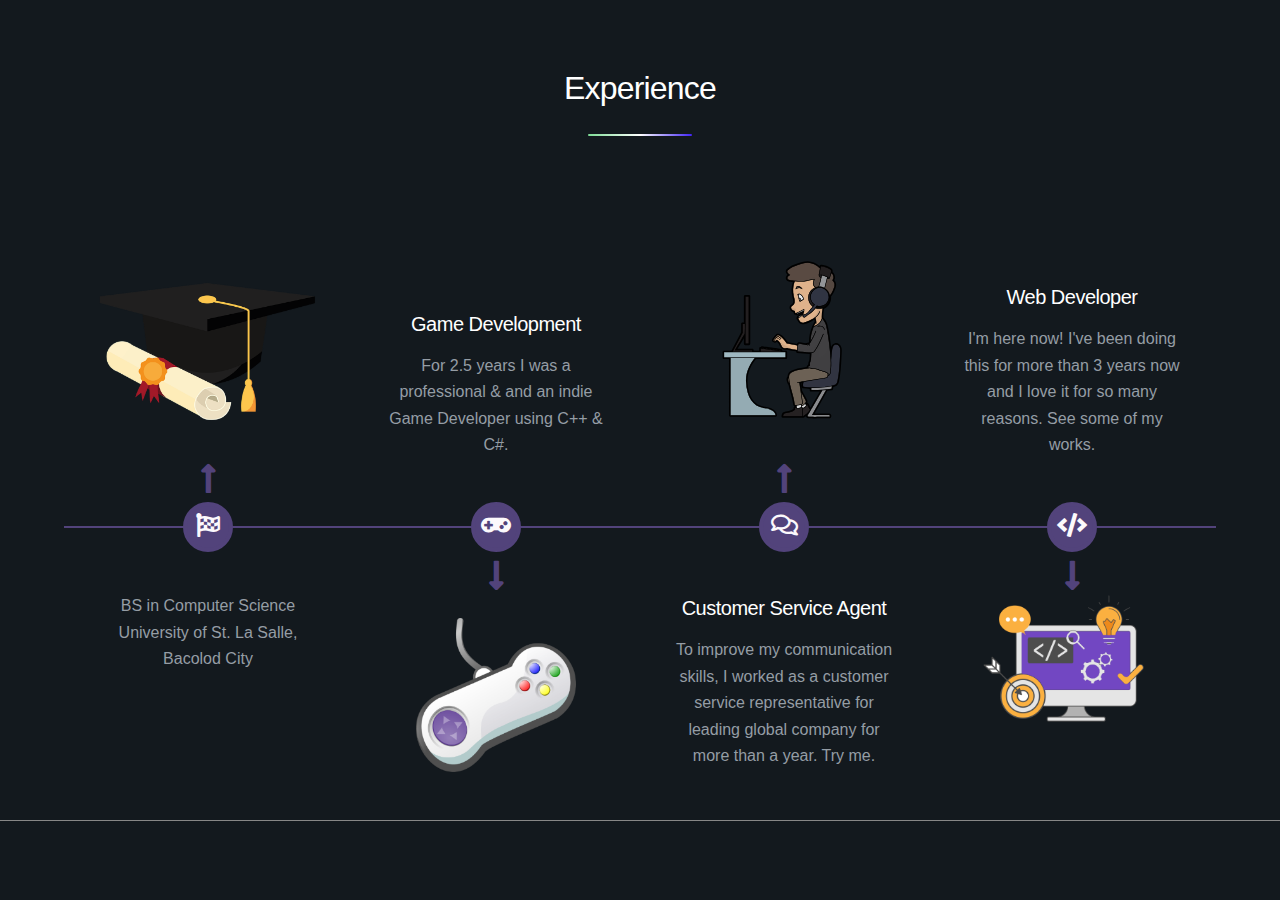
<file: proof_of_concept/experience/index.html>
<!DOCTYPE HTML>

<html>

<head>
	<title>IamPuyih</title>
	<meta charset="utf-8" />
	<meta name="viewport" content="width=device-width, initial-scale=1, user-scalable=no" />
	<link rel="stylesheet" href="../../assets/css/main.css" />

	<link rel="stylesheet" href="../../assets/css/experience.css" />

		<link rel="stylesheet" href="../../assets/css/noscript.css" /></noscript>
</head>

<body class="is-preload">


	<div id="wrapper">

		<!-- Main -->
		<div id="main">
			<!-- First Section -->
			<section id="exp" class="main special">
				<header class="major">
					<h2>Experience</h2>
				</header>
				<div class="ps-timeline-sec">
					<div class="container">
						<ol class="ps-timeline">
							<li>
								<div class="xp-content">
									<div class="img-handler-top">
										<img src="../../images/xp-1.png" alt="" />
									</div>
									<div class="ps-bot">
										<p> BS in Computer Science
											University of St. La Salle,
											Bacolod City</p>
									</div>
								</div>
								<span class="ps-sp-top"><i class="fas fa-flag-checkered"></i></span>
							</li>
							<li>
								<div class="xp-content">
									<div class="img-handler-bot">
										<img src="../../images/xp-2.png" alt="" />
									</div>
									<div class="ps-top">
										<h3>Game Development</h3>
										<p>For 2.5 years I was a professional & and an indie Game Developer using C++ & C#. </p>
									</div>
								</div>
								<span class="ps-sp-bot"><i class="fas fa-gamepad"></i></span>
							</li>
							<li>
								<div class="xp-content">
									<div class="img-handler-top">
										<img src="../../images/xp-3.svg" alt="" />
									</div>
									<div class="ps-bot">
										<h3>Customer Service Agent</h3>
										<p>To improve my communication skills, I worked as a customer service representative for leading global
											company
											for
											more than a year. Try me.</p>
									</div>
								</div>
								<span class="ps-sp-top"><i class="far fa-comments"></i></span>
							</li>
							<li>
								<div class="xp-content">
									<div class="img-handler-bot">
										<img src="../../images/xp-4.png" alt="" />
									</div>
									<div class="ps-top">
										<h3>Web Developer</h3>
										<p>I'm here now! I've been doing this for more than 3 years now and I love it for so many reasons. See some
											of
											my
											works.</p>
									</div>

								</div>
								<span class="ps-sp-bot"><i class="fas fa-code"></i></span>
							</li>
						</ol>
					</div>
				</div>
			</section>

		</div>


	</div>



</body>

</html>
</file>
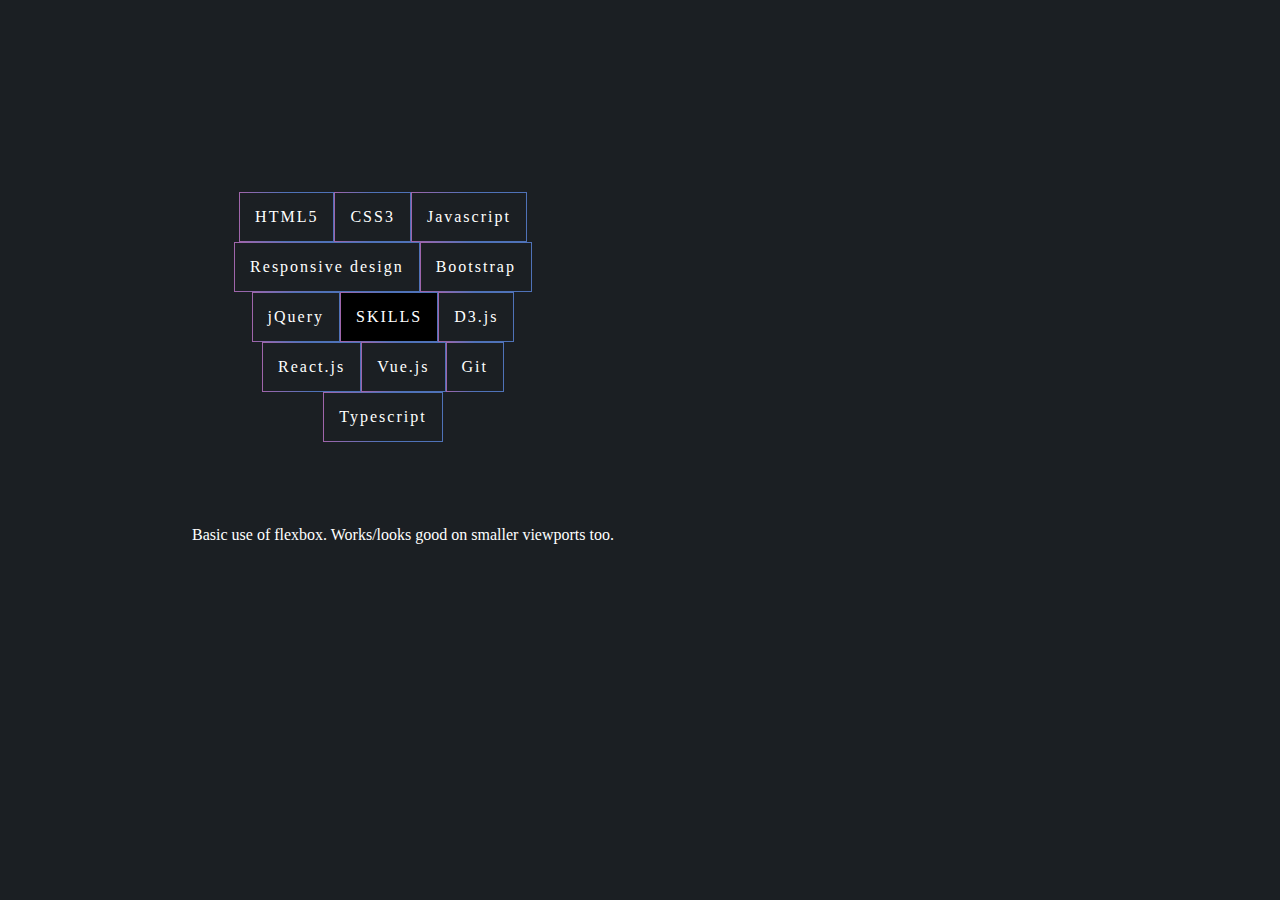
<file: proof_of_concept/skills_diagram/index.html>
<!DOCTYPE html>
<html lang="en">
<head>
    <meta charset="UTF-8">
    <meta name="viewport" content="width=device-width, initial-scale=1.0">
    <meta http-equiv="X-UA-Compatible" content="ie=edge">
    <title>Document</title>
    <style>
  
        
        body {
            margin: 15% 0 0 15%;
            color: #fff;
            background: #1B1F23;
        }
        .skills-diagram {
           
        }

        
    </style>
    <link rel="stylesheet" href="../../assets/css/skills.css" />
   
</head>
<body>
    <div id="main">
        
        <ul class="skills-diagram">
            <li class="item">HTML5</li>
            <li class="item">CSS3</li>
            <li class="item">Javascript</li>
            <li class="item">Responsive design</li>
            <li class="item">Bootstrap</li>
        
            <li class="item">jQuery</li>
            <!-- <li class="item">SASS</li> -->        
            <li class="item" style="background: rgba(0,0,0,1)">SKILLS</li>
            <li class="item">D3.js</li>        
            <li class="item">React.js</li>        
            <li class="item">Vue.js</li>        
            <li class="item">Git</li>        
            <li class="item">Typescript</li>        
        </ul>
        <br>
        <p>Basic use of flexbox. Works/looks good on smaller viewports too.</p>
    
</body>
</html>
</file>
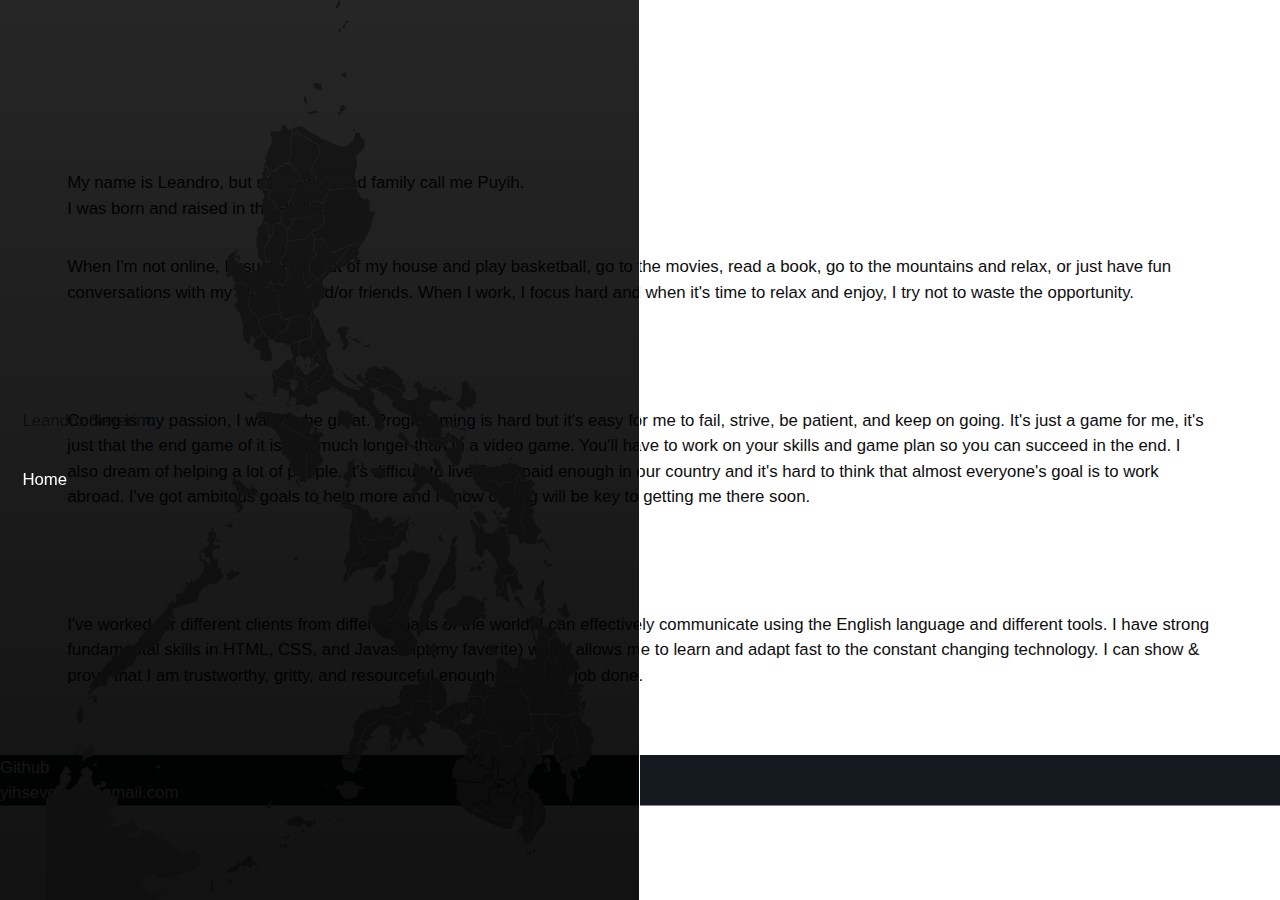
<file: about-me - Copy.html>
<!DOCTYPE HTML>
<html>
   <head>
      <title>About Leandro</title>
      <meta charset="utf-8" />
      <meta name="viewport" content="width=device-width, initial-scale=1, user-scalable=no" />
      <link rel="stylesheet" href="assets/css/main.css" />
      <link rel="stylesheet" href="assets/css/about-me.css" />
      <noscript>
         <link rel="stylesheet" href="assets/css/noscript.css" />
      </noscript>
   </head>
   <body class="is-preload">
      <!-- Wrapper -->
      <div id="wrapper">
         <!-- Main -->
         <div id="main">
            <header>
               <div class="hero">
                  <div class="hamb-wrap">
                     <div class="hamb"></div>
                  </div>
                  <p class="logo" >Leandro Severino</p>

                  <nav>
                     <ul>
                        <li>
                           <a href="./">Home</a>
                        </li>
                        <!-- <li>
                           <a href="#contact">Contact</a>
                        </li>         -->

                     </ul>
                  </nav>
               </div>

            </header>
            <!-- Content -->
            <section class="main content">
               <h2>Hi!</h2>
               <p> My name is Leandro, but my friends and family call me Puyih.<br> I was born and raised in the Philippines.</p>
               <!-- <p>II was born and raised in Negros Occidenta Philippines.</p> -->

               <p>When I'm not online, I usually get out of my house and play basketball, go to the movies, read a book, go to the mountains and relax, or just have fun conversations with my girlfriend and/or friends. When I work, I focus hard and when it's time to relax and enjoy, I try not to waste the opportunity. </p>
               <h2>
               Why coding?</h2>
               <p>Coding is my passion, I want to be great. Programming is hard but it's easy for me to fail, strive, be patient, and keep on going.  It's just a game for me, it's just that the end game of it is just much longer than in a video game. You'll have to work on your skills and game plan so you can succeed in the end. I also dream of helping a lot of people. It's difficult to live & get paid enough in our country and it's hard to think that almost everyone's goal is to work abroad. I've got ambitous goals to help more and I know coding will be key to getting me there soon.</p>
               <h2>
               Why me?</h2>
               <p>I've worked for different clients from different parts of the world. I  can effectively communicate using the English language and different tools. I have strong fundamental skills in HTML, CSS, and Javascript(my favorite) which allows me to learn and adapt fast to the constant changing technology. I can show & prove that I am trustworthy, gritty, and resourceful enough to get the job done. </p>

            </section>
                           <!-- Image -->
            <footer id="contact">
                <ul class="contact-info">
                    <li class="github"><a href="https://github.com/LeanSeverino1022">Github</a></li>
                    <li class="email"><a href="mailto:yihseverino@gmail.com">yihseverino@gmail.com</a></li>
                </ul>
            </footer>


         </div>
      </div>
      <!-- Scripts -->

      <script src="assets/js/jquery.min.js"></script>
      <script src="assets/js/main.js"></script>
      <script src="assets/js/about-me.js"></script>
   </body>
</html>
</file>
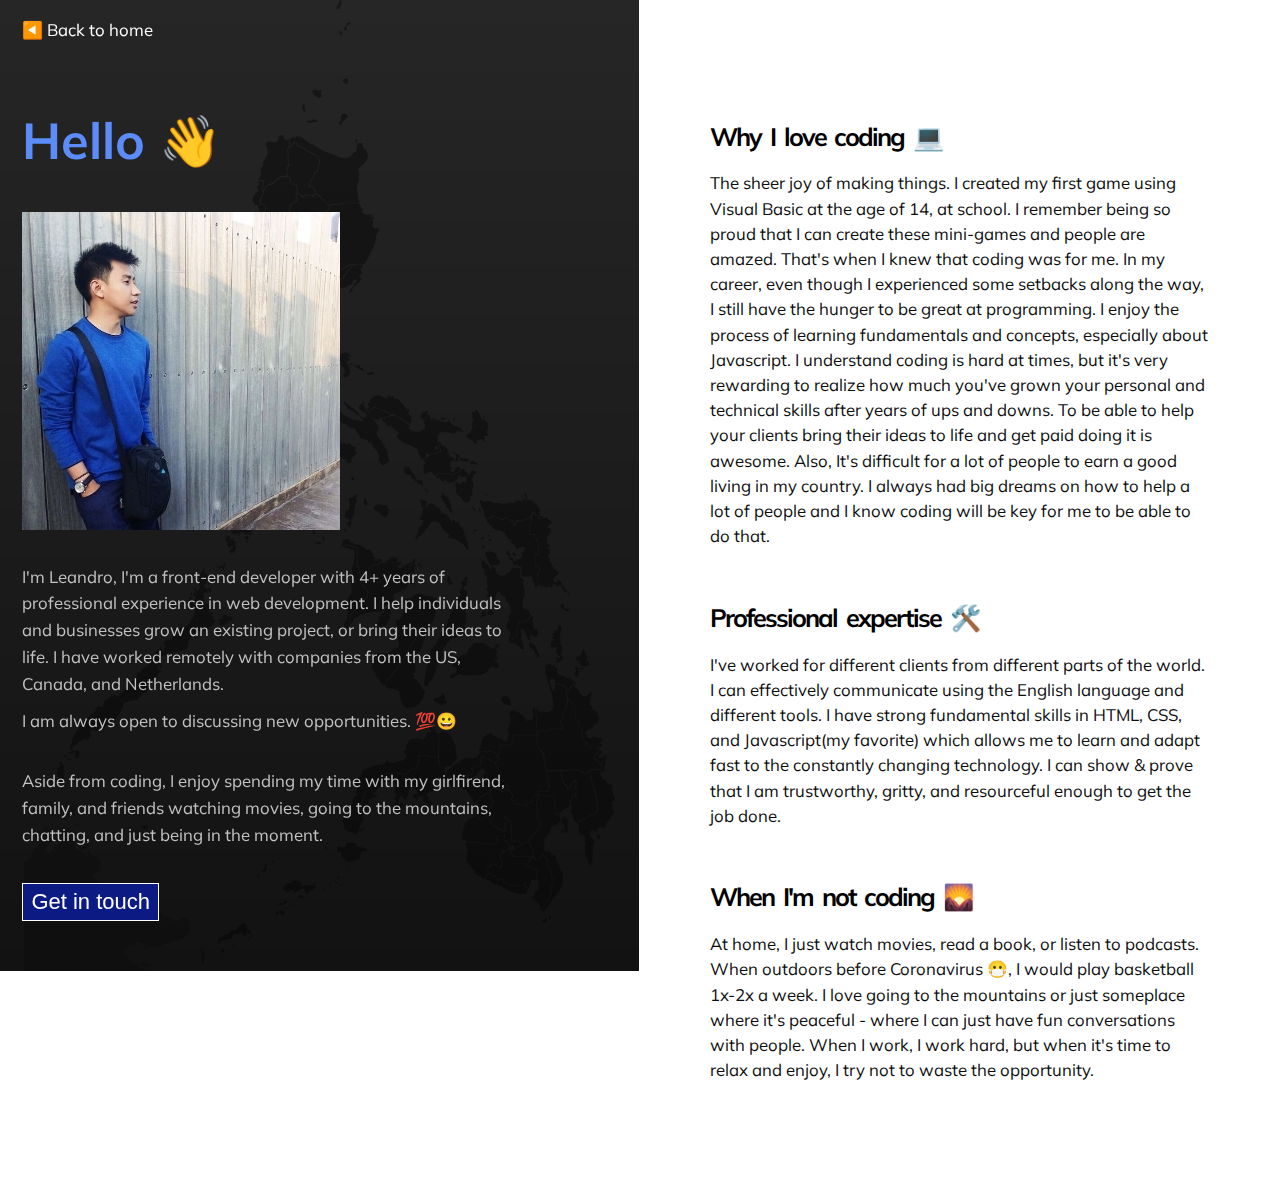
<file: about-me.html>
<!DOCTYPE html>
<html>
   <head>
      <title>About me | Leandro</title>
      <meta charset="utf-8" />
      <meta
         name="viewport"
         content="width=device-width, initial-scale=1, user-scalable=no"
         />
      <link rel="stylesheet" href="assets/css/about-me.css" />
      <link
         href="https://fonts.googleapis.com/css2?family=Muli:wght@400;700&display=swap"
         rel="stylesheet"
         />
      <link rel="apple-touch-icon" sizes="180x180" href="images/favicon/apple-touch-icon.png">
      <link rel="icon" type="image/png" sizes="32x32" href="images/favicon/favicon-32x32.png">
      <link rel="icon" type="image/png" sizes="16x16" href="images/favicon/favicon-16x16.png">
      <noscript>
         <link rel="stylesheet" href="assets/css/noscript.css" />
      </noscript>
   </head>
   <body>
      <!-- Wrapper -->
      <div id="wrapper">
         <!-- Main -->
         <main>
            <div class="hero">
               <!-- <p class="logo" ><img src="logo.svg" alt="leandro-logo"></p> -->
               <p class="hero-back-btn"><a href="/">◀️ Back to home</a></p>
               <div class="hero-content">
                  <h1>Hello 👋</h1>
                  <img
                     class="my-image"
                     src="images/about_me.jpg"
                     alt=""
                     />
                     
                  <p style="margin-bottom: 10px;">
                     I'm Leandro, I'm a front-end developer </span
                        >with 4+ years of professional experience in web development. I help
                     individuals and businesses grow an existing
                     project, or bring their ideas to life. I have worked remotely with
                     companies from the US, Canada, and Netherlands. 
                  </p>
                
                  <p>
                     I am always open to discussing new opportunities. 💯😀
                  </p>
                  <p>Aside from coding, I enjoy spending my time with my girlfirend, family, and friends watching movies, going to the mountains, chatting, and just being in the moment.</p>
                  <button style="font-size: 22px;padding: 5px 8px; border: 1px solid; background: #0c1b84; color: white"><a href="../#contact">Get in touch</a></button>
               </div>
            </div>
            <!-- Content -->
            <section class="main-content">
               <div class="main-content-wrapper">
                  <!-- <p>II was born and raised in Negros Occidenta Philippines.</p> -->

                  <h2>Why I love coding&nbsp;💻</h2>
                  <p>
                     The sheer joy of making things. I created my first game using
                     Visual Basic at the age of 14, at school. I remember being so proud
                     that I can create these mini-games and people are amazed. That's when I knew that coding was
                     for me. In my career, even though I experienced some setbacks
                     along the way, I still have the hunger to be great at
                     programming. I enjoy the process of learning fundamentals
                     and concepts, especially about Javascript. I understand coding is
                     hard at times, but it's very rewarding to realize how much you've
                     grown your personal and technical skills after years of ups and
                     downs. To be able to help your clients bring their ideas to life
                     and get paid doing it is awesome. Also, It's difficult for a lot
                     of people to earn a good living in my country. I always had big
                     dreams on how to help a lot of people and I know coding will be
                     key for me to be able to do that.
                  </p>
                  <h2>Professional expertise&nbsp;🛠️</h2>
                  <p>
                     I've worked for different clients from different parts of the
                     world. I can effectively communicate using the English language
                     and different tools. I have strong fundamental skills in HTML,
                     CSS, and Javascript(my favorite) which allows me to learn and
                     adapt fast to the constantly changing technology. I can show & prove
                     that I am trustworthy, gritty, and resourceful enough to get the
                     job done.
                  </p>

                  <h2>When I'm not coding&nbsp;🌄</h2>
                  <p>
                     At home, I just watch movies, read a book, or listen to
                     podcasts. When outdoors before Coronavirus 😷, I would play
                     basketball 1x-2x a week. I love going to the mountains or just
                     someplace where it's peaceful - where I can just have fun
                     conversations with people. When I work, I work hard, but when it's
                     time to relax and enjoy, I try not to waste the opportunity.
                  </p>
               </div>
            </section>
         </main>
      </div>
      <!-- Scripts -->
      <!-- <script src="assets/js/jquery.min.js"></script> -->
      <!-- <script src="assets/js/main.js"></script> -->
      <!-- <script src="assets/js/about-me.js"></script> -->
   </body>
</html>
</file>
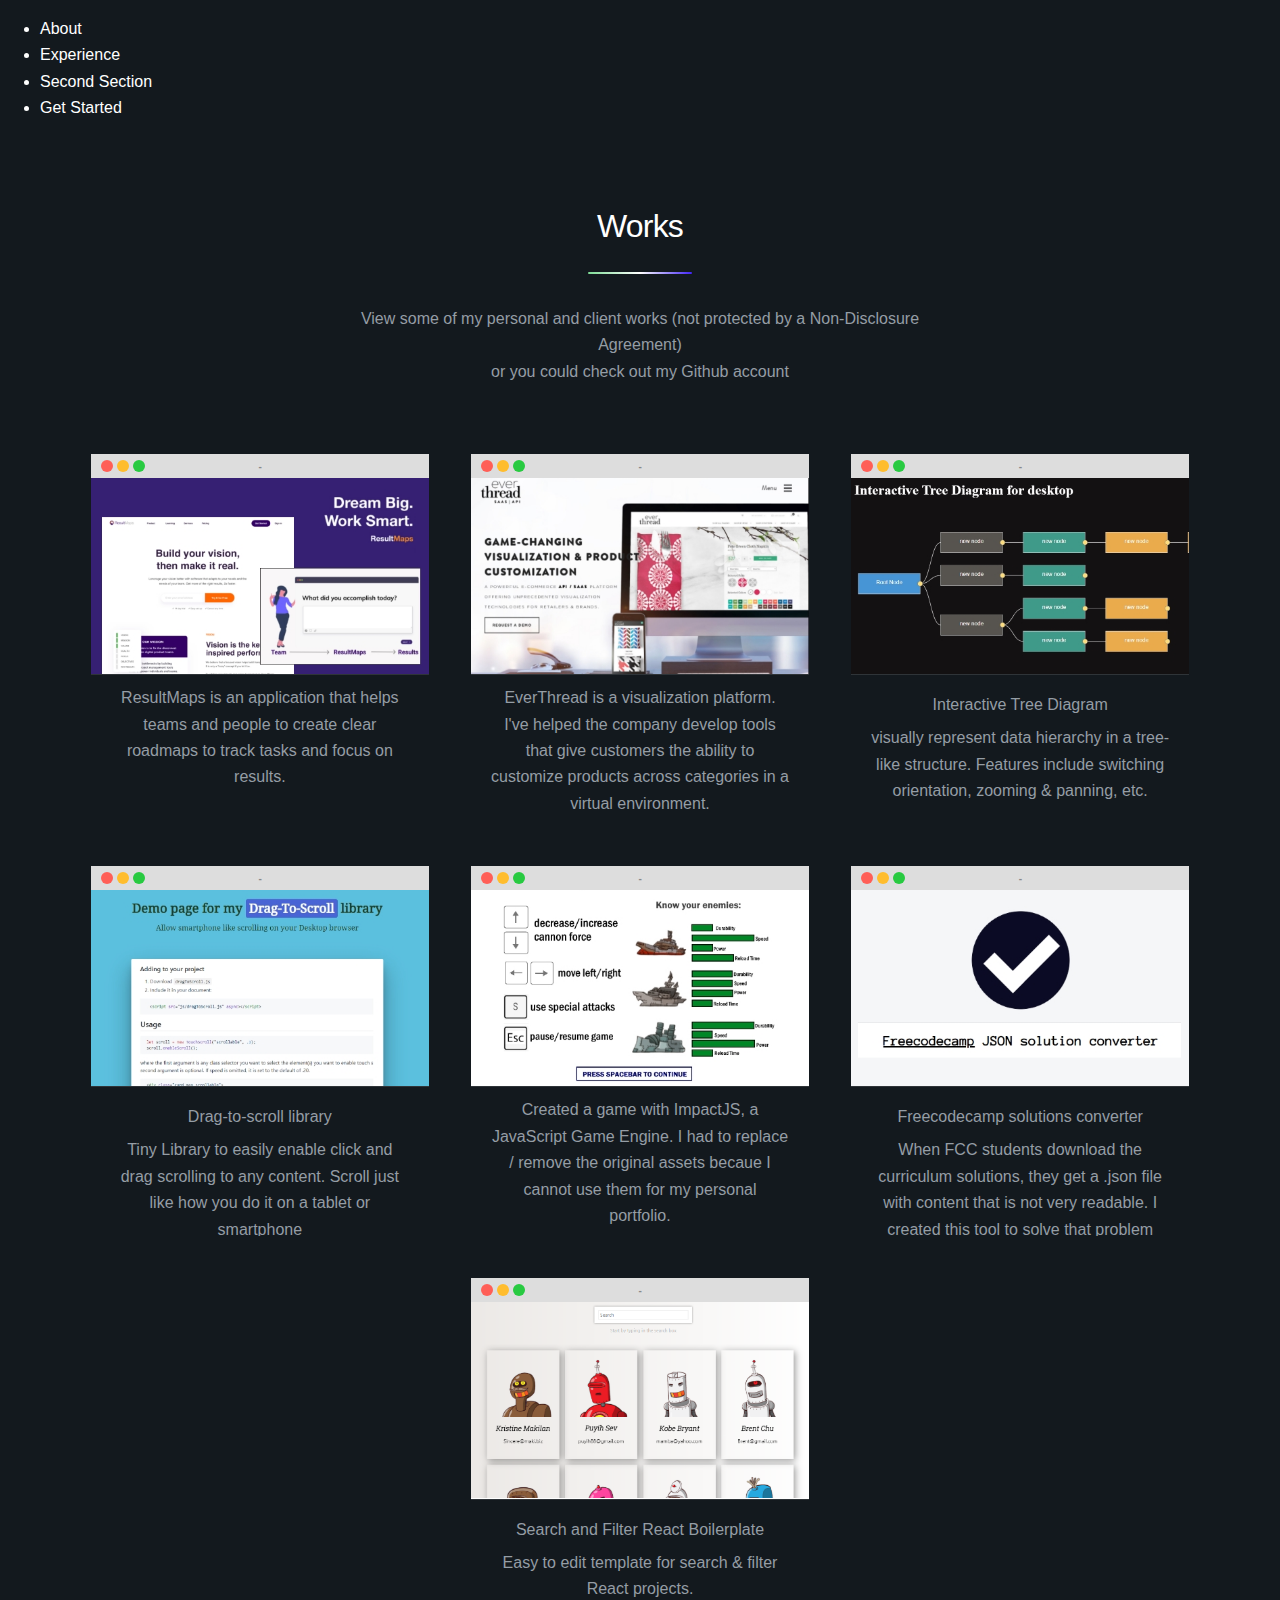
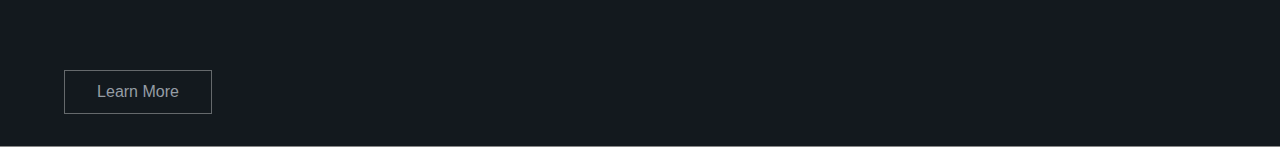
<file: portoflio-section.html>
<!DOCTYPE HTML>

<html>
	<head>
		<title>IamPuyih - Portfolio</title>
		<meta charset="utf-8" />
		<meta name="viewport" content="width=device-width, initial-scale=1, user-scalable=no" />
		<!-- <link href="assets/css/bootstrap.css" rel="stylesheet" type="text/css" media="all" /> -->
		<link rel="stylesheet" href="assets/css/main.css" />
		<link rel="stylesheet" href="assets/css/portoflio-grid.css" />
		<noscript><link rel="stylesheet" href="assets/css/noscript.css" /></noscript>
	</head>
	<body class="is-preload">

		<!-- Wrapper -->
			<div id="wrapper">

				<!-- Header -->


				<!-- Nav -->
					<nav id="nav">
						<ul>
							<li><a href="#intro" class="active">About</a></li>
							<li><a href="#first">Experience</a></li>
							<li><a href="#second">Second Section</a></li>
							<li><a href="#cta">Get Started</a></li>
						</ul>
					</nav>

				<!-- Main -->
					<div id="main">

						<!-- Second Section -->
							<section id="second" class="main special">
								<header class="major">
									<h2>Works</h2>
									<p>View some of my personal and client works (not protected by a Non-Disclosure Agreement) <br>or you could check out my Github account </p>
								</header>
								<ul class="row portfolio-grid">              
				
								</ul>
								<!-- Portfolio Gallery -->	
								<!--END PORTFOLIO GALLERY-->
								
								<footer class="major">
									<ul class="actions special">
										<li><a href="generic.html" class="button">Learn More</a></li>
									</ul>
								</footer>
							</section>
				
					</div>



			</div>

		<!-- Scripts -->

			<script src="assets/js/jquery.min.js"></script>
			<script src="assets/js/jquery.scrollex.min.js"></script>
			<script src="assets/js/jquery.scrolly.min.js"></script>
			<script src="assets/js/browser.min.js"></script>
			<script src="assets/js/breakpoints.min.js"></script>
			<script src="assets/js/util.js"></script>
			<script src="assets/js/main.js"></script>
			<script src="assets/js/render-portfolio.js"></script>

	</body>
</html>
</file>
<file: rawapple.html>
<!DOCTYPE html>
<html lang="en">

<head>
    <meta charset="UTF-8">
    <meta name="viewport" content="width=device-width, initial-scale=1.0">
    <title>I want the animation job</title>
    <style>
        *,
        *::after,
        *::before {
            box-sizing: border-box;
        }

        html {
            font-size: 62.5%;
        }


        body {
            background: #000;
            color: #fff;
        }

        /* keep if you don't like the default color the browser gives your links */
        a,
        a:visited {
            color: inherit;
        }

        .intro {
            opacity: 0;
            min-height: 100vh;

            margin: 0 auto;
            background-image: url(images/test.jpg);
            background-repeat: no-repeat;
            background-position: center;
            background-size: contain;
            

            animation: fadeInAnimation ease 6s;
            animation-iteration-count: 1;
            animation-fill-mode: forwards;
            animation-delay: 2s;
        }


        h1 {
            animation: fadeInAnimation ease 2s;
            animation-iteration-count: 1;
            animation-fill-mode: forwards;
            animation-delay: 4s;
            opacity: 0;
            text-shadow: 2px 2px 4px #7d7b91;
            text-align: center;
            font-size: 3rem;
            width: 100%;
            padding: 0 12%;
        }

        @media(min-width:768px) {
            h1 {
                font-size: 4rem;
            }
        }



        @keyframes fadeInAnimation {
            0% {
                opacity: 0;
            }

            100% {
                opacity: 1;
            }
        }


        .absolute-center {
            position: absolute;
            top: 50%;
            left: 50%;
            transform: translate(-50%, -50%);

        }

        footer {
            position: fixed;
            left: 0;
            bottom: 5px;

            width: 100%;
            text-align: right;
            position: fixed;

        }

        footer .my-email {
            display: inline-block;
            border-bottom: 1px solid #ffffff;
            padding: 10px 10px 5px;
            font-size: 1.8rem;
            text-decoration: none;

        }
    </style>
</head>

<body>

    <div class="intro">
       
    </div>
    <h1 class="absolute-center">Animation Demo! <br>I created this to get my first Upwork 5⭐ rating.</h1>
    <footer>
        <a href="mailto:leandro@leandroseverino.com" class="my-email">leandro@leandroseverino.com</a>
    </footer>

</body>

</html>
</file>
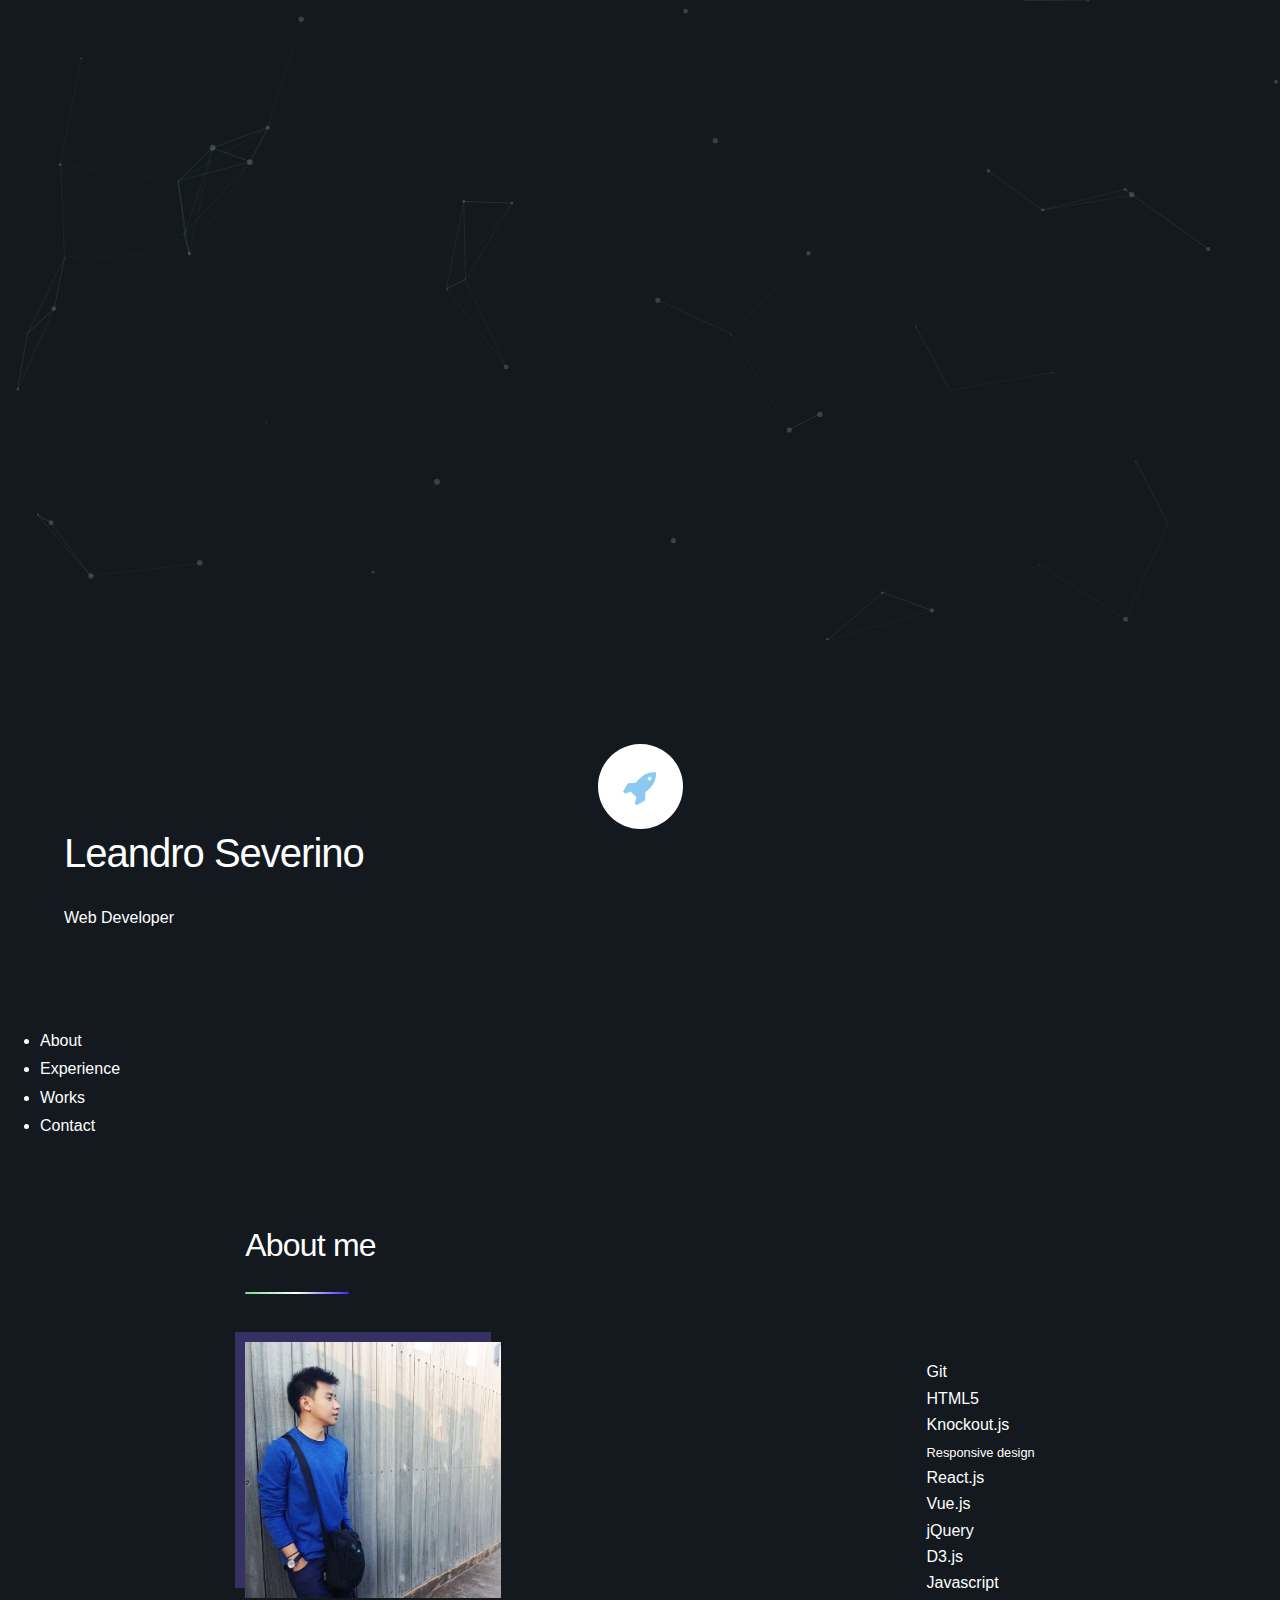
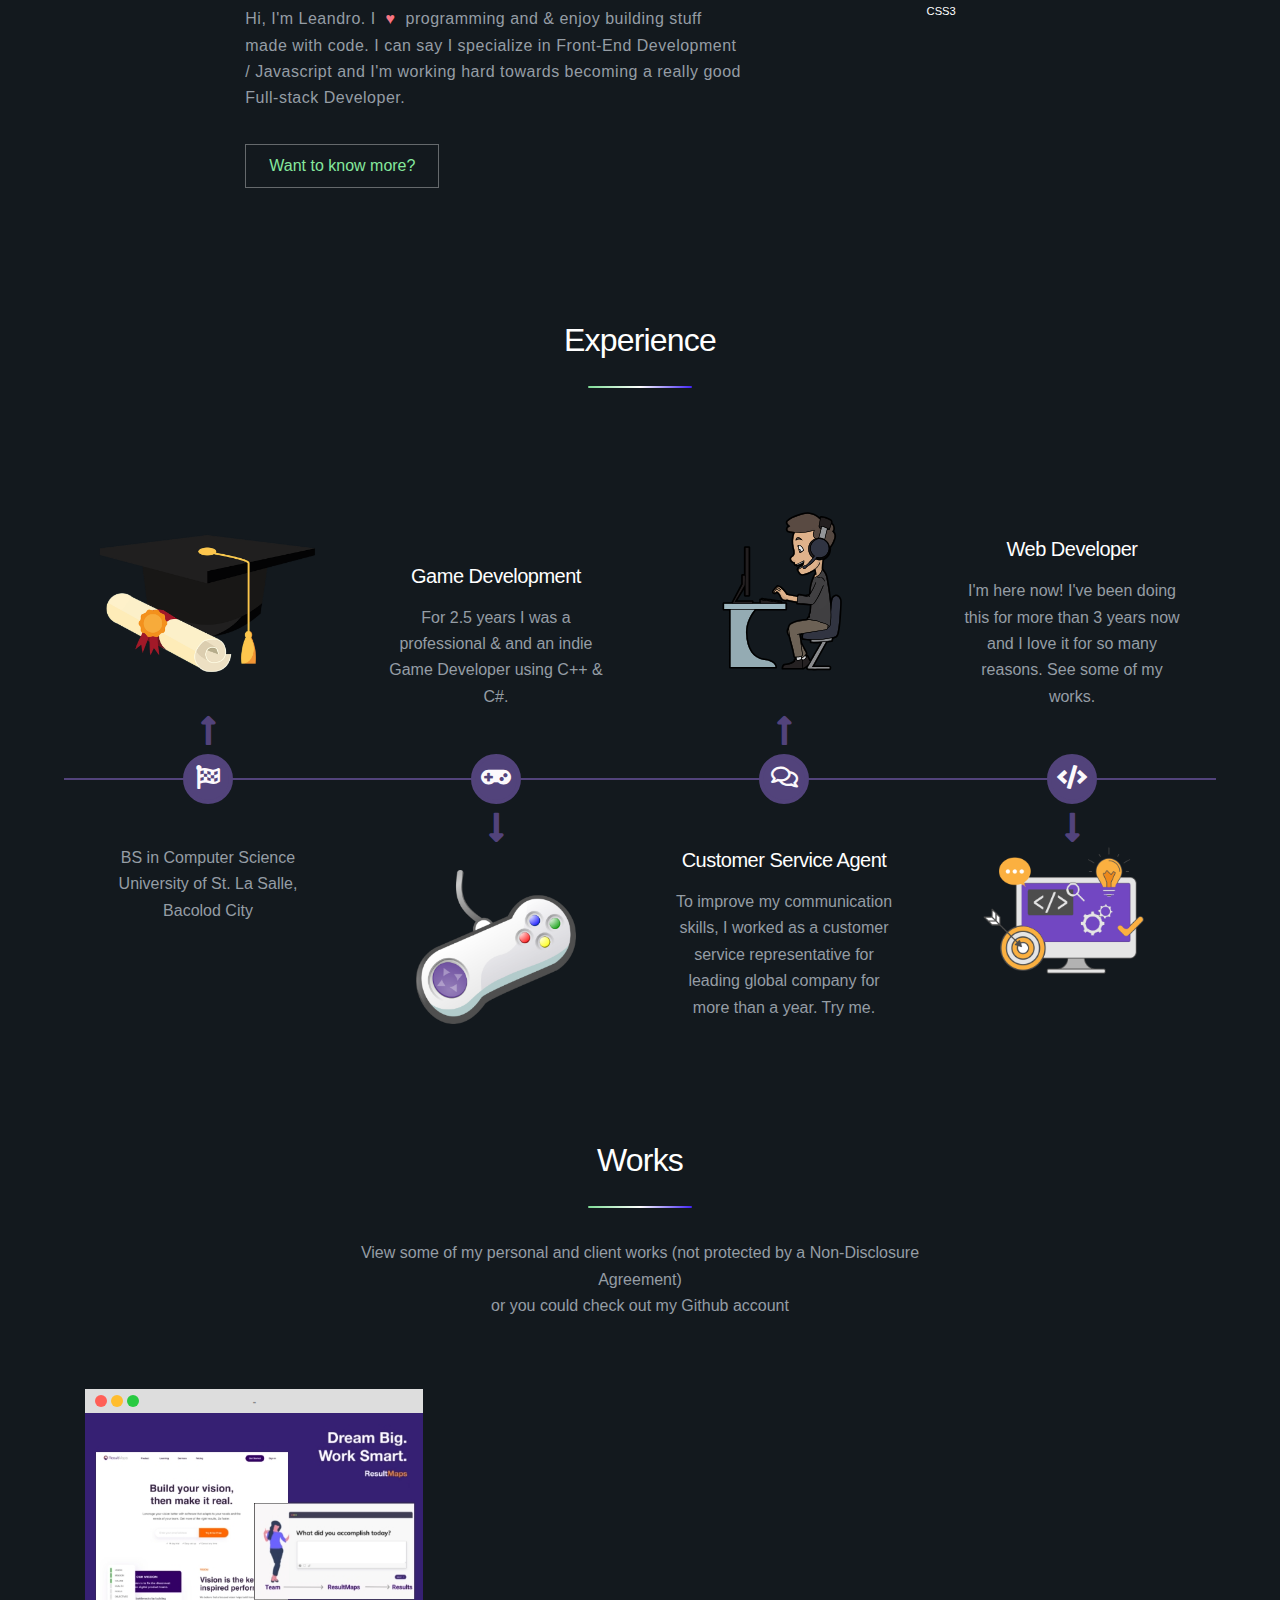
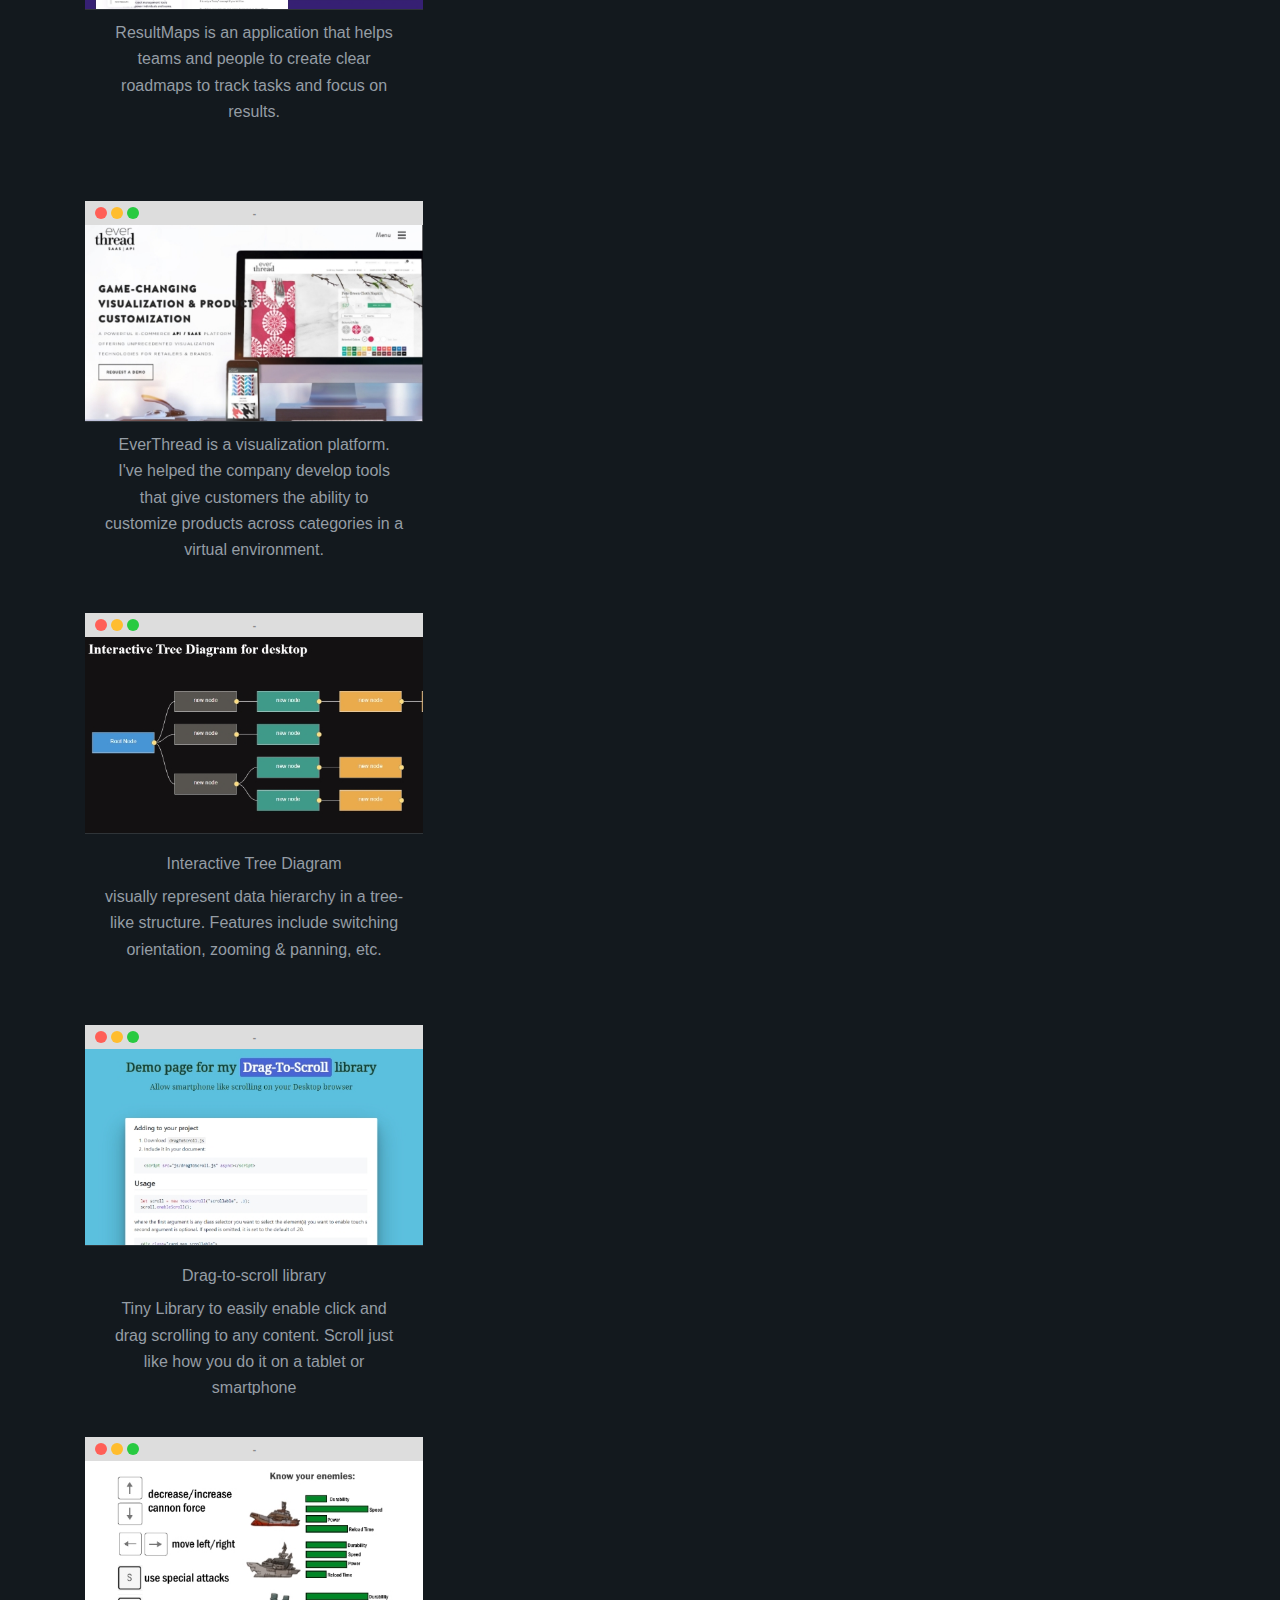
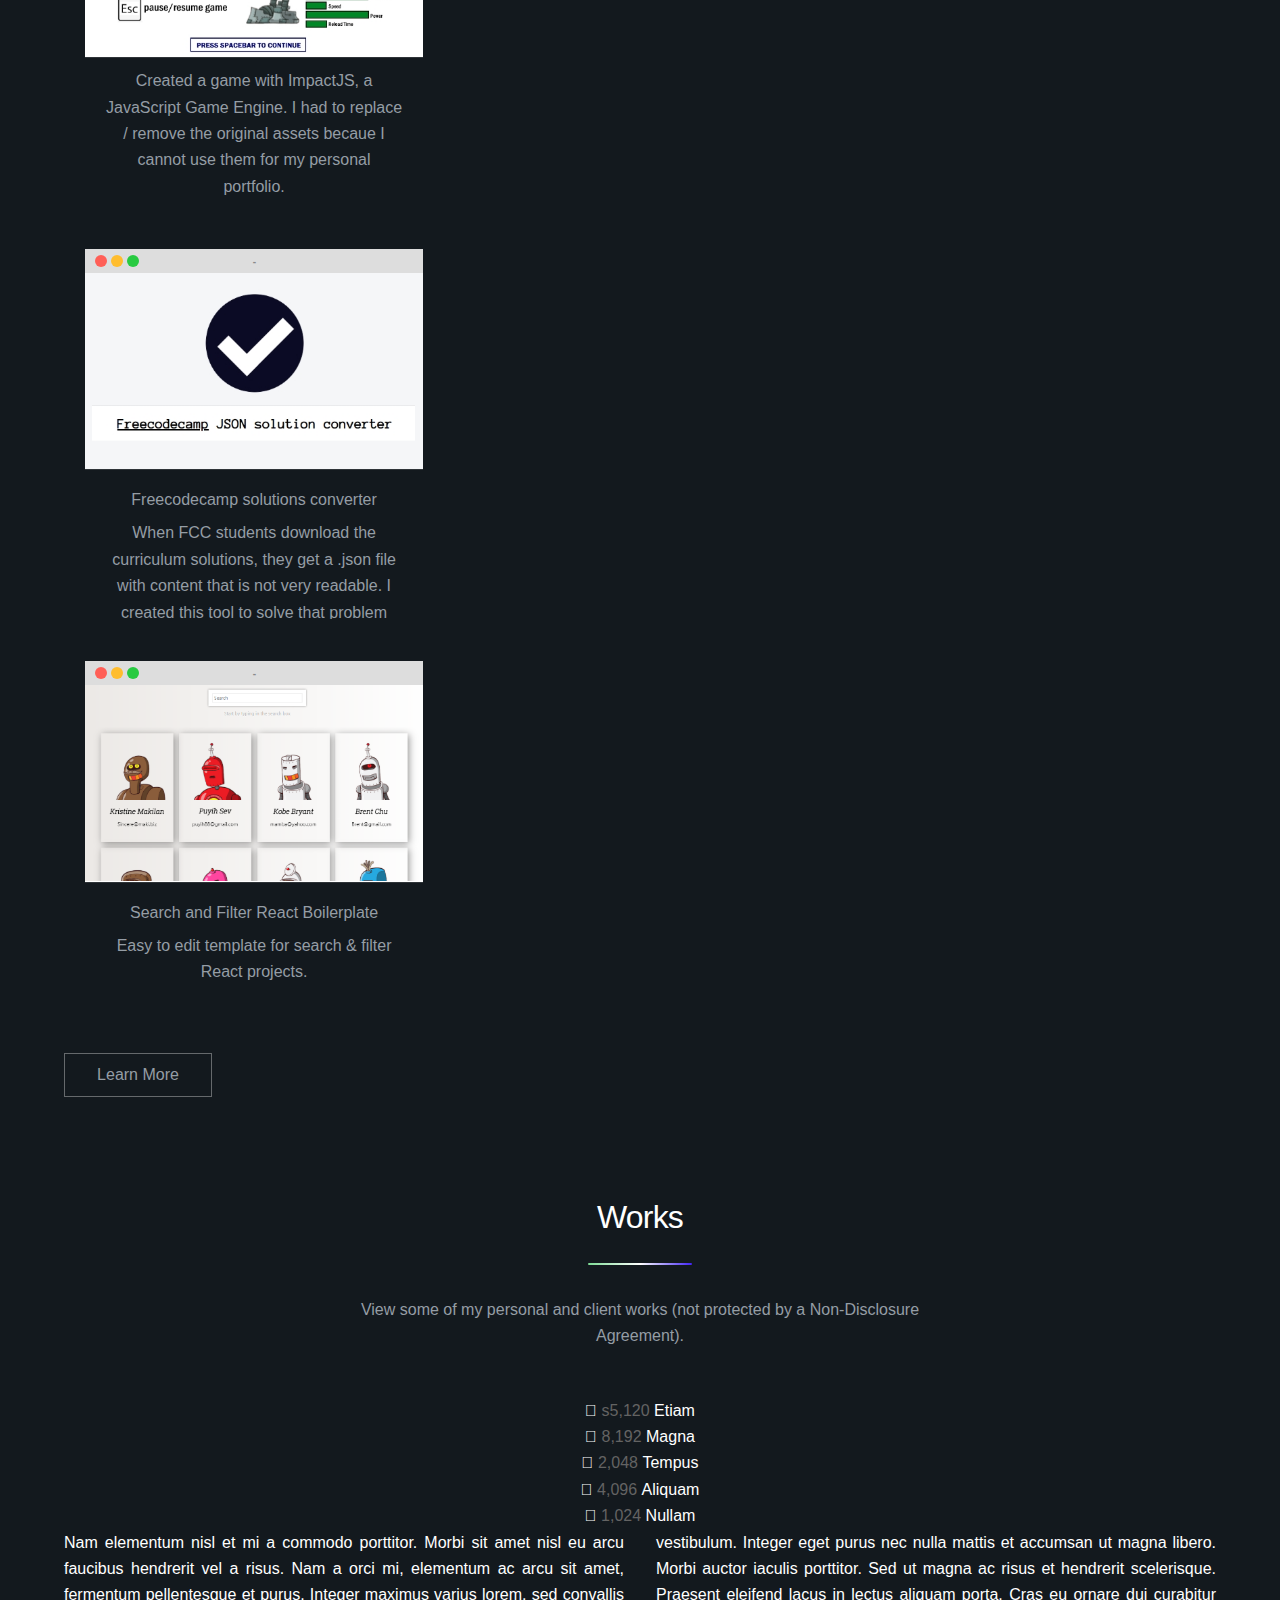
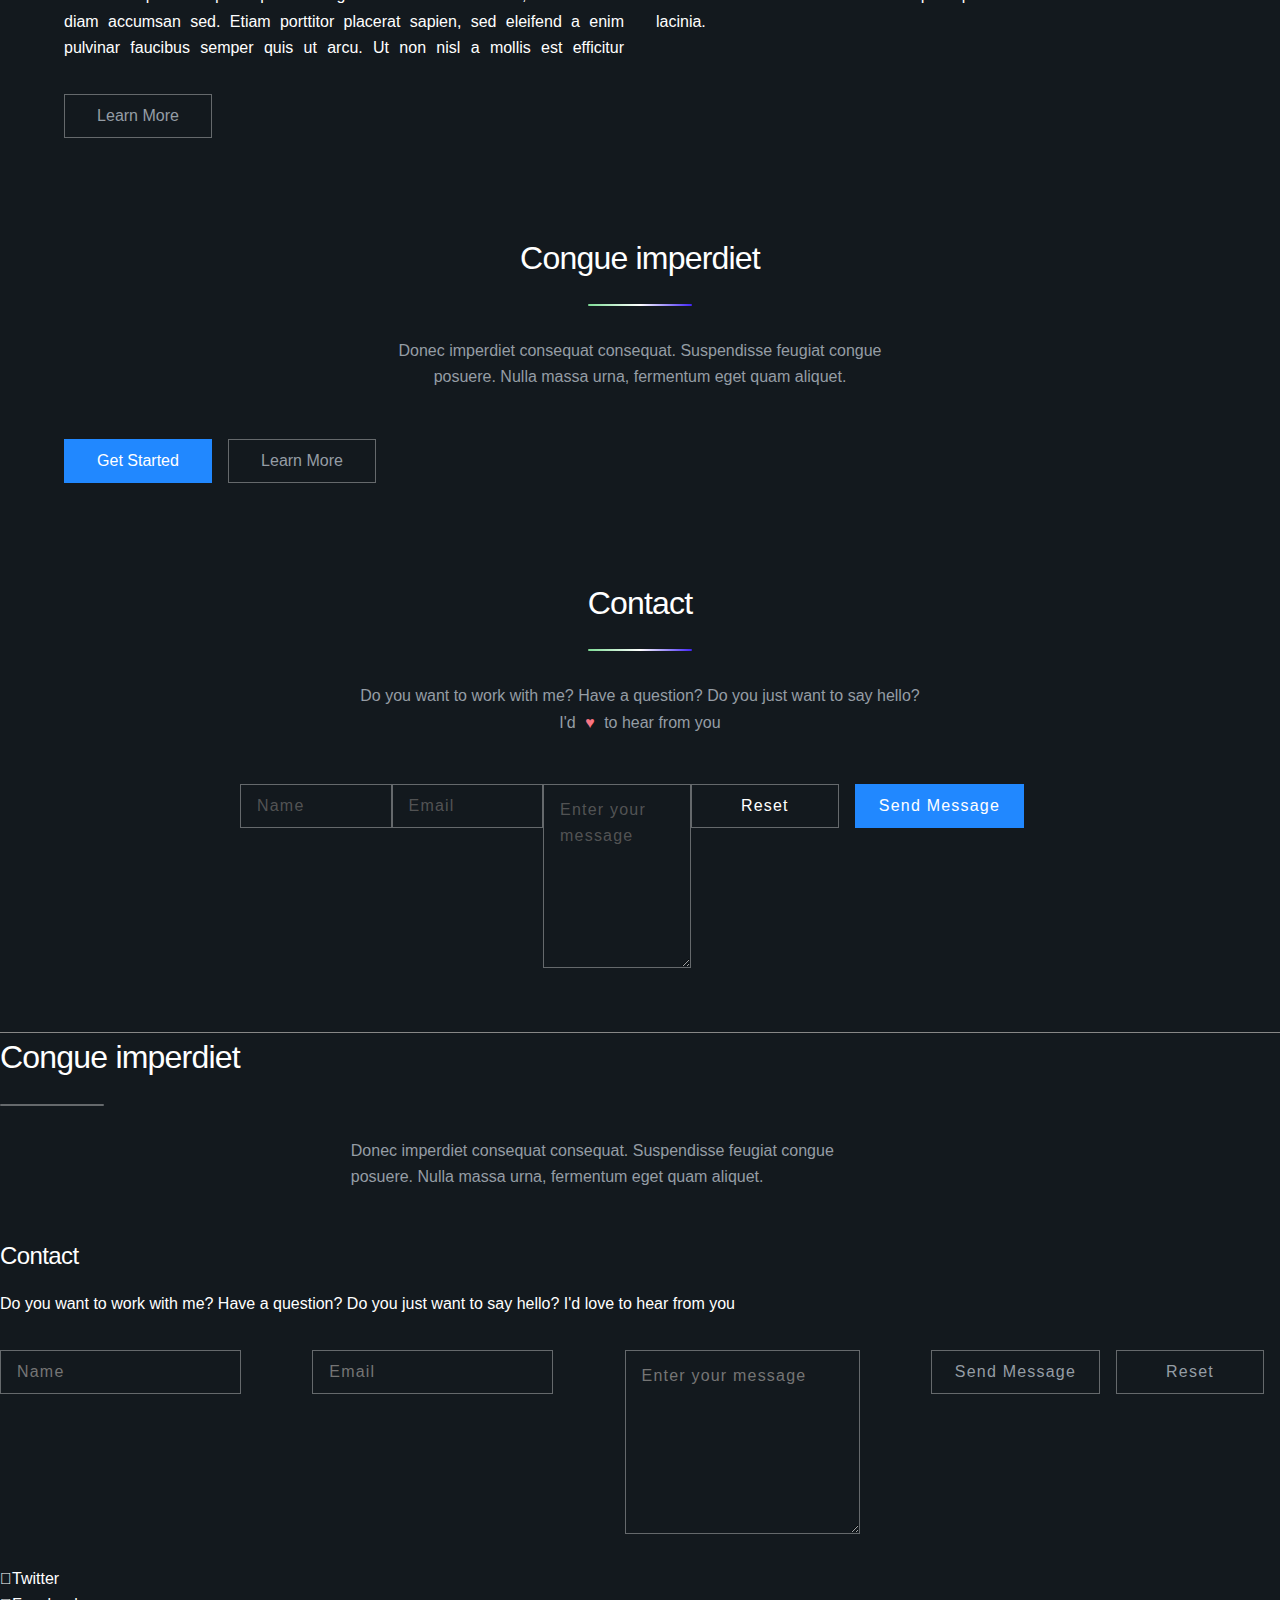
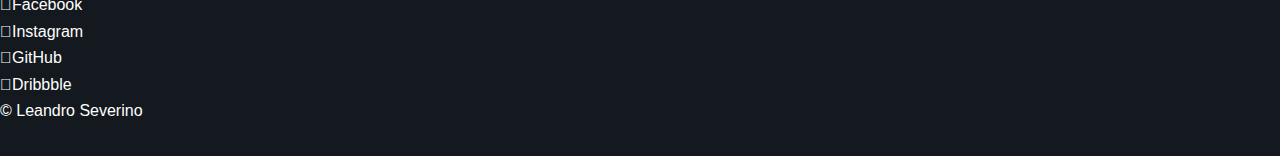
<file: sections_dump.html>
<!-- 


	this contains different sections type
 -->

<!DOCTYPE HTML>

<html>
	<head>
		<title>IamPuyih</title>
		<meta charset="utf-8" />
		<meta name="viewport" content="width=device-width, initial-scale=1, user-scalable=no" />
		<link rel="stylesheet" href="assets/css/main.css" />
		<link rel="stylesheet" href="assets/css/animated-bg.css" />
		<link rel="stylesheet" href="assets/css/experience.css" />
		<link rel="stylesheet" href="assets/css/skills.css" />

		<link rel="stylesheet" href="assets/css/portoflio-grid.css" />
		<noscript><link rel="stylesheet" href="assets/css/noscript.css" /></noscript>
	</head>
	<body class="is-preload">
			<div id="particles-js"></div>

			<div id="wrapper">

				<!-- Header -->
					<header id="header" class="alt">
						<span class="logo"><img src="images/logo.svg" alt="" /></span>
						<h1>Leandro Severino</h1>
						<!-- <p><a href="https://html5up.net">Web Developer</a></p> -->
						<p><a href="https://html5up.net"></a>Web Developer</a></p>
					</header>

				<!-- Nav -->
					<nav id="nav">
						<ul>
							<li><a href="#intro" class="yi-link active">About</a></li>
							<li><a href="#exp" class="yi-link">Experience</a></li>
							<li><a href="#works" class="yi-link">Works</a></li>
							<li><a href="#contact" class="yi-link">Contact</a></li>
							<!-- <li><a href="#cta">Get Started</a></li> -->
						</ul>
					</nav>

				<!-- Main -->
					<div id="main">
						<!-- Introduction -->
						<section id="intro" class="main">
							<div class="spotlight">
								<div class="content">
									<header class="major">
										<h2>About me</h2>
									</header>
							
									<span class="image shine"><img src="../../images/about_me.jpg" alt="" /></span>
									<p>Hi, I'm Leandro. I <span class="heartbeat">&#x2665;</span> programming and & enjoy building stuff made with code. I can say I specialize in
										Front-End Development / Javascript and I'm working hard towards becoming a really good Full-stack
										Developer.</p>
									<ul class="actions">
										<li><a href="#" class="button">Want to know more?</a></li>
									</ul>
								</div>
								<div class="skills-diagram">
									<div class="item skill-1 ">Git</div>
							
									<div class="item skill-2">HTML5</div>
							
									<div class="item skill-3">Knockout.js</div>
							
									<div class="item skill-4"><span style="font-size:.8em">Responsive design</span></div>
							
									<div class="item skill-5">React.js</div>
							
									<div class="item skill-6">Vue.js</div>
							
									<!-- <br> -->
									<div class="item skill-7">jQuery</div>
							
									<div class="item skill-8">D3.js</div>
							
									<div class="item skill-9">Javascript</div>
									<div class="item skill-10"><span style="font-size:.7em">CSS3</span></div>
									<br>
								</div>
							
							</div>
							
						</section>

					<!-- exp Section -->
					<section id="exp" class="main special">
							<header class="major">
								<h2>Experience</h2>
							</header>
							<div class="ps-timeline-sec">
								<div class="container">
									<ol class="ps-timeline">
										<li>
											<div class="xp-content">
												<div class="img-handler-top">
													<img src="../../images/xp-1.png" alt="" />
												</div>
												<div class="ps-bot">
													<p> BS in Computer Science
														University of St. La Salle,
														Bacolod City</p>
												</div>
											</div>
											<span class="ps-sp-top"><i class="fas fa-flag-checkered"></i></span>
										</li>
										<li>
											<div class="xp-content">
												<div class="img-handler-bot">
													<img src="../../images/xp-2.png" alt="" />
												</div>
												<div class="ps-top">
													<h3>Game Development</h3>
													<p>For 2.5 years I was a professional & and an indie Game Developer using C++ & C#. </p>
												</div>
											</div>
											<span class="ps-sp-bot"><i class="fas fa-gamepad"></i></span>
										</li>
										<li>
											<div class="xp-content">
												<div class="img-handler-top">
													<img src="../../images/xp-3.svg" alt="" />
												</div>
												<div class="ps-bot">
													<h3>Customer Service Agent</h3>
													<p>To improve my communication skills, I worked as a customer service representative for leading global
														company
														for
														more than a year. Try me.</p>
												</div>
											</div>
											<span class="ps-sp-top"><i class="far fa-comments"></i></span>
										</li>
										<li>
											<div class="xp-content">
												<div class="img-handler-bot">
													<img src="../../images/xp-4.png" alt="" />
												</div>
												<div class="ps-top">
													<h3>Web Developer</h3>
													<p>I'm here now! I've been doing this for more than 3 years now and I love it for so many reasons. See some
														of
														my
														works.</p>
												</div>
			
											</div>
											<span class="ps-sp-bot"><i class="fas fa-code"></i></span>
										</li>
									</ol>
								</div>
							</div>
						</section>

					<!-- Works Section -->
						<section id="works" class="main special">
							<header class="major">
								<h2>Works</h2>
								<p>View some of my personal and client works (not protected by a Non-Disclosure Agreement) <br>or you could check out my Github account </p>
							</header>

							<!-- Portfolio Gallery -->	
							<div class="portfolio-grid"></div>
							<!--END PORTFOLIO GALLERY-->
							
							<footer class="major">
								<ul class="actions special">
									<li><a href="generic.html" class="button">Learn More</a></li>
								</ul>
							</footer>
						</section>
					<!-- Hidden Section -->
						<section id="third" class="main special">
							<header class="major">
								<h2>Works</h2>
								<p>View some of my personal and client works (not protected by a Non-Disclosure Agreement). </p>
							</header>
							<ul class="statistics">
								<li class="style1">
									<span class="icon solid fa-code-branch"></span>
									<strong>s5,120</strong> Etiam
								</li>
								<li class="style2">
									<span class="icon fa-folder-open"></span>
									<strong>8,192</strong> Magna
								</li>
								<li class="style3">
									<span class="icon solid fa-signal"></span>
									<strong>2,048</strong> Tempus
								</li>
								<li class="style4">
									<span class="icon solid fa-laptop"></span>
									<strong>4,096</strong> Aliquam
								</li>
								<li class="style5">
									<span class="icon fa-gem"></span>
									<strong>1,024</strong> Nullam
								</li>
							</ul>
							<p class="content">Nam elementum nisl et mi a commodo porttitor. Morbi sit amet nisl eu arcu faucibus hendrerit vel a risus. Nam a orci mi, elementum ac arcu sit amet, fermentum pellentesque et purus. Integer maximus varius lorem, sed convallis diam accumsan sed. Etiam porttitor placerat sapien, sed eleifend a enim pulvinar faucibus semper quis ut arcu. Ut non nisl a mollis est efficitur vestibulum. Integer eget purus nec nulla mattis et accumsan ut magna libero. Morbi auctor iaculis porttitor. Sed ut magna ac risus et hendrerit scelerisque. Praesent eleifend lacus in lectus aliquam porta. Cras eu ornare dui curabitur lacinia.</p>
							<footer class="major">
								<ul class="actions special">
									<li><a href="generic.html" class="button">Learn More</a></li>
								</ul>
							</footer>
						</section>

					<!-- Get Started -->
					<!-- put the contact form here next -->
						<section id="cta" class="main special">
							<header class="major">
								<h2>Congue imperdiet</h2>
								<p>Donec imperdiet consequat consequat. Suspendisse feugiat congue<br />
								posuere. Nulla massa urna, fermentum eget quam aliquet.</p>
							</header>
							<footer class="major">
								<ul class="actions special">
									<li><a href="generic.html" class="button primary">Get Started</a></li>
									<li><a href="generic.html" class="button">Learn More</a></li>
								</ul>
							</footer>
						</section>
						<section id="contact" class="main special">
							<header class="major">
								<h2>Contact</h2>
								<p>Do you want to work with me? Have a question? Do you just want to say hello?<br>I'd <span class="heartbeat">&#x2665;</span> to hear from you</p>
							</header>									
							<div class="contact-form">
								<form method="post" action="#">
									<div class="row gtr-uniform">
										<div class="col-6 col-12-xsmall">
											<input type="text" name="demo-name" id="demo-name" value="" placeholder="Name" />
										</div>
										<div class="col-6 col-12-xsmall">
											<input type="email" name="demo-email" id="demo-email" value="" placeholder="Email" />
										</div>							
										
										<div class="col-12">
											<textarea name="demo-message" id="demo-message" placeholder="Enter your message" rows="6"></textarea>
										</div>
										<div class="col-12">
											<ul class="actions">														
												<li><input type="reset" value="Reset" /></li>
												<li><input type="submit" value="Send Message" class="primary" /></li>
											</ul>
										</div>
									</div>									
								</form>
							</div>								
						</section>
					</div>



				<!-- Footer -->
					<footer id="footer">
						<header class="major">
							<h2>Congue imperdiet</h2>
							<p>Donec imperdiet consequat consequat. Suspendisse feugiat congue<br />
								posuere. Nulla massa urna, fermentum eget quam aliquet.</p>
						</header>
						<section class="contact-form">
								<h2>Contact</h2>
								<p>Do you want to work with me? Have a question? Do you just want to say hello? I'd love to hear from you</p>
							<form method="post" action="#">
								<div class="row gtr-uniform">
									<div class="col-6 col-12-xsmall">
										<input type="text" name="demo-name" id="demo-name" value="" placeholder="Name" />
									</div>
									<div class="col-6 col-12-xsmall">
										<input type="email" name="demo-email" id="demo-email" value="" placeholder="Email" />
									</div>							
									
									<div class="col-12">
										<textarea name="demo-message" id="demo-message" placeholder="Enter your message" rows="6"></textarea>
									</div>
									<div class="col-12">
										<ul class="actions">
											<li><input type="submit" value="Send Message" class="primary" /></li>
											<li><input type="reset" value="Reset" /></li>
										</ul>
									</div>
								</div>
								
							</form>
						</section>
						<section class="footer-icons">
							<ul class="icons">
								<li><a href="#" class="icon brands fa-twitter alt"><span class="label">Twitter</span></a></li>
								<li><a href="#" class="icon brands fa-facebook-f alt"><span class="label">Facebook</span></a></li>
								<li><a href="#" class="icon brands fa-instagram alt"><span class="label">Instagram</span></a></li>
								<li><a href="#" class="icon brands fa-github alt"><span class="label">GitHub</span></a></li>
								<li><a href="#" class="icon brands fa-dribbble alt"><span class="label">Dribbble</span></a></li>
							</ul>
						</section>
						
						<p class="copyright">&copy; Leandro Severino</p>
					</footer>

					

			</div>
		
		<!-- Scripts -->
			<script src="assets/js/jquery.min.js"></script>
			<script src="assets/js/jquery.scrollex.min.js"></script>
			<script src="assets/js/jquery.scrolly.min.js"></script>
			<script src="assets/js/particles.min.js"></script>
			<script src="assets/js/browser.min.js"></script>
			<script src="assets/js/breakpoints.min.js"></script>
			<script src="assets/js/util.js"></script>
			<script src="assets/js/main.js"></script>
			<script src="assets/js/render-portfolio.js"></script>

			<script src="/assets/js/animated-bg.js"></script>

	</body>
</html>
</file>
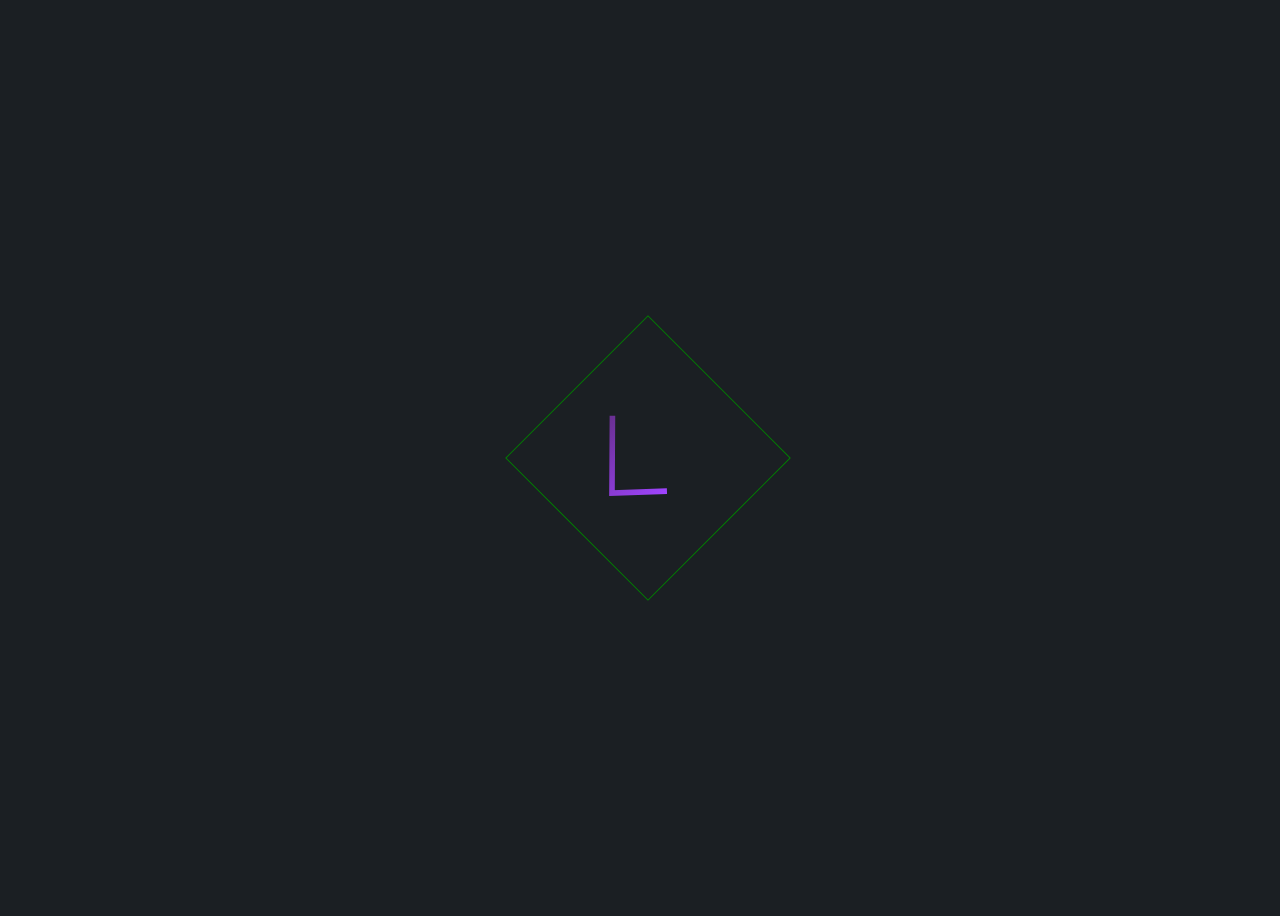
<file: proof_of_concept/logo_animation/test-1.html>
<!DOCTYPE html>
<html lang="en">
<head>
    <meta charset="UTF-8">
    <meta name="viewport" content="width=device-width, initial-scale=1.0">
    <meta http-equiv="X-UA-Compatible" content="ie=edge">
    <title>Document</title>
    <style>
        body {
            height: 100vh;
            overflow: hidden;
            width: 100%;
            background-color: #1B1F23;
            display: flex;
            justify-content: center;
            align-items: center;
            align-content: center;
            flex-direction: column;
        }
    
        svg * {
            opacity: 1;
            overflow: hidden;
        }
    
        svg {}
    
        h1 {
            margin-top: 0;
        }
    
    
        rect {
            opacity: 0;
        }
    
        .container {
            height: 200px;
            width: 200px;
            border: 1p
        }
    </style>
</head>
<body>
    
<svg xmlns="http://www.w3.org/2000/svg" viewbox = "0 40 320 230" style="border: green 1px solid; height: 200px;width: 200px">
    <!-- Created with Method Draw - http://github.com/duopixel/Method-Draw/ -->
    <defs>
        <linearGradient id="gradient" x1="0%" y1="0%" x2="0%" y2="100%">
            <stop offset="0%" stop-color="#6a3093" />
            <stop offset="100%" stop-color="#a044ff" />
        </linearGradient>
    </defs>
    <g>
     <rect fill="none" id="canvas_background" height="342" width="322" y="-1" x="-1"/>
    </g>
    <g>
     <title>Leandro Severino</title>
     <rect fill="none" stroke-width="9" x="73.50546" y="64.13352" width="175.67067" height="176.0422" id="svg_19" stroke="url(#gradient)" transform="rotate(44.23734664916992 161.34078979492188,152.15461730957028) " />
     <path fill="none" stroke-width="9" stroke-opacity="null" opacity="0.5" d="m167.5,67c0,0 -88,87.00565 -88,87.00565l64.63559,60.1582" id="svg_25" stroke="url(#gradient)"/>
     <path fill="none" stroke-width="9" stroke-opacity="null" fill-opacity="null" opacity="0.5" d="m191,94.5c-1.404,1.44445 -58.5,58.25926 -58.5,58.25926l33.728,32.74074" id="svg_28" stroke="url(#gradient)"/>
     <path fill="none" stroke-width="9" stroke-opacity="null" fill-opacity="null" opacity="0.5" d="m161,237l86,-83.89474c0,0 -26.88202,-25.10526 -26.88202,-25.10526c0,0 -59.14045,55.89474 -59.14045,55.89474" id="svg_31" stroke="url(#gradient)"/>
    </g>
   </svg>

       <script src="../../assets/js/anime.min.js"></script>
       <script>
        
        const svgPath = document.querySelectorAll('path');

            const svgText = anime({
                targets: ['rect'],

                easing: 'easeInOutSine',
                delay: 3000,
                duration: 1500,
                // direction: 'alternate',
                // loop: true, 
                opacity: 1,
            });


            anime({
                targets: ['#svg_25'],
                easing: 'easeInOutSine',

                duration: 700,
                strokeDashoffset: [anime.setDashoffset, 0],
            })

            // THE S
            anime({
                targets: ['#svg_28', '#svg_31'],

                easing: 'easeInOutSine',
                duration: 700,
                delay: 1500,
                strokeDashoffset: [anime.setDashoffset, 0],
            })

            const container = anime({
                targets: ['svg'],

                easing: 'easeInOutSine',
                rotate: [
                    { value: -45, duration: 0, delay: 1100 },
                    { value: 45, duration: 700 },
                    { value: 0, duration: 700, delay: 1000 },
                ],
                duration: 0,
                // loop: true,
                // opacity: .1, 
            });



       </script>
</body>
</html>
</file>
<file: assets/css/main.css>
@import url(all.min.css);
/* @import 'https://fonts.googleapis.com/css?family=Source+Sans+Pro:300,400'; */

:root {
	/* --brand-color: #EDC139;  */
	--green-txt: #85e89d;
	--accent-color: #7247c2;
	--bright-blue: #2188ff;
	--secondary-bg: #24292e;
	--primary-txt: #fff;
	--secondary-txt: #959da5;
	--border: #2F363D;
	--border-radius: var(--border-radius);

	--fontA: 'Roboto', sans-serif;
	--fontB: 'Roboto Condensed', sans-serif;
  }

/* Box sizing rules */
*,
*::before,
*::after {
  box-sizing: border-box;
}

/* Remove default padding */
ul[class],
ol[class] {
  padding: 0;
}

/* Remove default margin */
body,h1,h2,h3,h4,p,ul[class],ol[class],li,figure,figcaption,blockquote,dl,dd {
  margin: 0;
}

/* Set core body defaults */
body {
  min-height: 100vh;
  scroll-behavior: smooth;
  text-rendering: optimizeSpeed;
  line-height: 1.5;
}

/* Remove list styles on ul, ol elements with a class attribute */
ul[class],
ol[class] {
  list-style: none;
}

/* A elements that don't have a class get default styles */
a:not([class]) {
  text-decoration-skip-ink: auto;
}

/* Make images easier to work with */
img {
  max-width: 100%;
  display: block;
}

/* Natural flow and rhythm in articles by default */
article > * + * {
  margin-top: 1em;
}

/* Inherit fonts for inputs and buttons */
input,
button,
textarea,
select {
  font: inherit;
}

/* Remove all animations and transitions for people that prefer not to see them */
@media (prefers-reduced-motion: reduce) {
  * {
    animation-duration: 0.01ms !important;
    animation-iteration-count: 1 !important;
    transition-duration: 0.01ms !important;
    scroll-behavior: auto !important;
  }
}

	body.is-preload *, body.is-preload *:before, body.is-preload *:after {
		-webkit-animation: none !important;
		animation: none !important;
		-webkit-transition: none !important;
		transition: none !important;
	}

/* Type */

	body {
		background: #13191E;
		color: #fff;
	}


	body, input, select, textarea {
		font-family: "Source Sans Pro", "Segoe UI", Tahoma, sans-serif;
		font-family: 'Roboto Condensed', sans-serif;
		font-weight: 300;
		line-height: 1.65;
	}

		@media screen and (max-width: 1680px) {

			body, input, select, textarea {
				font-size: 12pt;
			}

		}

		@media screen and (max-width: 1280px) {

			body, input, select, textarea {
				font-size: 12pt;
			}

		}

		@media screen and (max-width: 360px) {

			body, input, select, textarea {
				font-size: 11pt;
			}

		}

		a {

			text-decoration: none;
			color: inherit;
		}


	em, i {
		font-style: italic;
	}

	p {
		margin: 0 0 2em 0;
	}
		/* newspaper like column */
		p.content {
			-webkit-columns: 20em 2;
			-ms-columns: 20em 2;
			columns: 20em 2;
			-webkit-column-gap: 2em;
			-ms-column-gap: 2em;
			column-gap: 2em;
			text-align: justify;
		}

	h1, h2, h3, h4, h5, h6 {
		font-weight: 300;
		line-height: 1.5;
		margin: 0 0 0.7em 0;
		letter-spacing: -0.025em;
	}

		h1 a, h2 a, h3 a, h4 a, h5 a, h6 a {
			color: inherit;
			text-decoration: none;
		}

	h1 {
		font-size: 2.5em;
		line-height: 1.2;
	}

	h2 {
		font-size: 1.5em;
	}

	h3 {
		font-size: 1.25em;
	}

	h4 {
		font-size: 1.1em;
	}

	h5 {
		font-size: 0.9em;
	}

	h6 {
		font-size: 0.7em;
	}

	@media screen and (max-width: 736px) {

		h1 {
			font-size: 2em;
		}

	}

/* Button */

	input[type="submit"],
	input[type="reset"],
	input[type="button"],
	button,
	.button {
		-moz-appearance: none;
		-webkit-appearance: none;
		-ms-appearance: none;
		appearance: none;
		-webkit-transition: background-color 0.2s ease-in-out, color 0.2s ease-in-out;
		transition: background-color 0.2s ease-in-out, color 0.2s ease-in-out;
		border-radius: var(--border-radius);
		border: 0;
		cursor: pointer;
		display: inline-block;
		font-weight: 300;
		height: 2.75em;
		line-height: 2.75em;
		min-width: 9.25em;
		padding: 0 1.5em;
		text-align: center;
		text-decoration: none;
		white-space: nowrap;
		border-color: #BCA437;
		-webkit-box-shadow: inset 0 0 0 1px rgba(255, 255, 255, 0.35);
				box-shadow: inset 0 0 0 1px rgba(255, 255, 255, 0.35);
				color: var(--secondary-txt);
	}

/* Form */

	form {
		margin: 0 0 2em 0;
	}


	input[type="text"],
	input[type="password"],
	input[type="email"],
	select,
	textarea {
		-moz-appearance: none;
		-webkit-appearance: none;
		-ms-appearance: none;
		appearance: none;
		border-radius: var(--border-radius);
		border: solid 1px;
		color: inherit;
		display: block;
		outline: 0;
		padding: 0 1em;
		text-decoration: none;
		width: 100%;
	}


	input[type="text"],
	input[type="password"],
	input[type="email"],
	select {
		height: 2.75em;
	}

	textarea {
		padding: 0.75em 1em;
	}

	input[type="text"],
	input[type="password"],
	input[type="email"],
	select,
	textarea {
		background-color: rgba(255, 255, 255, 0.075);
		border-color: rgba(255, 255, 255, 0.35);
	}



/* Image */

	.image {
		/* border-radius: var(--border-radius); */
		/* display: inline-block; */
		position: relative;


	}




/* Actions */
ul.actions {
	display: flex;
}

ul.actions li {
	padding: 0 1em 0 0;
}

/* Section/Article */

	section.special, article.special {
		text-align: center;
	}

	header.major {
		margin-bottom: 3em;
	}

		header.major h2 {
			font-size: 2em;
		}

			header.major h2:after {
				display: block;
				content: '';
				width: 3.25em;
				height: 2px;
				margin: 0.7em 0 1em 0;
				border-radius: 2px;
			}

				section.special header.major h2:after, article.special header.major h2:after {
					margin-left: auto;
					margin-right: auto;

				}

		header.major p {
			max-width: 65ch;
			margin: 0 auto;
			color: var(--secondary-txt);
		}



			header.major.special h2:after {
				margin-left: auto;
				margin-right: auto;
			}


	@media screen and (max-width: 736px) {

		header.major {
			margin-bottom: 0;

		}

			header.major h2 {
				font-size: 1.5em;

			}
	}

	header.major h2:after {
		background-color: rgba(255, 255, 255, 0.35);

	}



/* Spotlight */

	.spotlight {
		display: -moz-flex;
		display: -ms-flex;
		display: -webkit-box;
		display: -ms-flexbox;
		display: flex;
		-moz-align-items: center;
		-ms-align-items: center;
		-webkit-box-align: center;
		    -ms-flex-align: center;
		        align-items: center;
		margin: 0 0 2em 0;
		-webkit-box-pack: space-evenly;
		    -ms-flex-pack: space-evenly;
		        justify-content: space-evenly;
	}

		.spotlight .button {
			color: var(--green-txt)
		}

		.spotlight .content {
			-moz-flex: 1;
			-ms-flex: 1;
			-webkit-box-flex: 1;
			        flex: 1;
			max-width: 500px;
		}

			.spotlight .content p {
				max-width: 600px;
				color: var(--secondary-txt);
				letter-spacing: .5px;
			}

		.spotlight .image {
			display: inline-block;
		}

			.spotlight .image img {
				display: block;
				width: 16em;
				box-shadow: -10px -10px #373063;
			}

			.about-me-highlight {
				color: #fff;
			}

		@media screen and (max-width: 980px) {

			.spotlight {
				-moz-flex-direction: column;
				-ms-flex-direction: column;
				-webkit-box-orient: vertical;
				-webkit-box-direction: normal;
				        flex-direction: column;
				text-align: center;
			}

				.spotlight .content {
					-moz-flex: 0 1 auto;
					-ms-flex: 0 1 auto;
					-webkit-box-flex: 0;
					        flex: 0 1 auto;
					width: 100%;
					margin-bottom: 40px;
				}

					.spotlight .content header.major h2:after {
						margin-left: auto;
						margin-right: auto;
					}

					.spotlight .content .actions {
						-moz-justify-content: center;
						-ms-justify-content: center;
						-webkit-box-pack: center;
						    -ms-flex-pack: center;
						        justify-content: center;
						width: calc(100% + 1em);
					}

				.spotlight .image {
					-moz-flex: 0 1 auto;
					-ms-flex: 0 1 auto;
					-webkit-box-flex: 0;
					        flex: 0 1 auto;
					margin-left: 0;
					margin-bottom: 2em;
				}


		}

		@media screen and (max-width: 736px) {

			.spotlight .image img {
				width: 12em;
			}

		}

	.spotlight .image {
		border-color: rgba(255, 255, 255, 0.35);
	}

/* HOME / TOP MOST INTRO */
	#home {
		height: 100vh;
		-webkit-transition: all 1s ease;
		transition: all 1s ease;
		/* background: linear-gradient(to bottom, #52437b, #13191E); */
		background: linear-gradient(to bottom, #311679, #13191E);
	}

	#home h1 {
		margin: 0 0 0.25em 0;
		font-size: 3.25em;
		font-family: var(--fontA);
	}

	#home p {
		font-size: 1.25em;
		letter-spacing: -0.025em;
		font-family: var(--fontA);
		color: var(--secondary-txt);
		font-weight: 400;
	}

	body.is-preload #home {
		background-color: #000;
		opacity: 1;
	}

	.home-content {
		position: absolute;
		left: 50%;
		top: 50%;
		-webkit-transform: translate(-50%, -50%);
		        transform: translate(-50%, -50%);
		text-align: center;
		min-width: 300px;
	}

	.home-content > * {

		-webkit-transition: opacity 3s ease;

		transition: opacity 3s ease;
		-webkit-transition-delay: 0.5s;
		transition-delay: 0.5s;
		opacity: 1;
	}

	.home-content .logo {
		-webkit-transition: opacity 1.25s ease, -webkit-transform 0.5s ease;
		transition: opacity 1.25s ease, -webkit-transform 0.5s ease;
		transition: opacity 1.25s ease, transform 0.5s ease;
		transition: opacity 1.25s ease, transform 0.5s ease, -webkit-transform 0.5s ease;
		-webkit-transition-delay: 0s;
		transition-delay: 0s;
		display: block;
		margin: 0 0 1.5em 0;
	}

				#header.alt .logo img {
					display: block;
					margin: 0 auto;
					max-width: 75%;
				}

		@media screen and (max-width: 1280px) {

			#header {
				padding: 4em 4em 0.1em 4em ;
			}

				#header.alt {
					padding: 6em 4em 3em 4em ;
				}

		}

		@media screen and (max-width: 980px) {

			#header {
				padding: 4em 3em 0.1em 3em ;
			}

				#header.alt {
					padding: 5em 3em 2em 3em ;
				}

		}

		@media screen and (max-width: 736px) {

			#header {
				padding: 3em 2em 0.1em 2em ;
			}

				#header p {
					font-size: 1em;
					letter-spacing: 0;
				}

					#header p br {
						display: none;
					}

				#header.alt {
					padding: 4em 2em 1em 2em ;
				}

					#header.alt h1 {
						font-size: 2.5em;
					}

		}

		@media screen and (max-width: 480px) {

			#header {
				padding: 3em 1.5em 0.1em 1.5em ;
			}

				#header.alt {
					padding: 4em 1.5em 1em 1.5em ;
				}

		}

		@media screen and (max-width: 360px) {

			#header {
				padding: 2.5em 1em 0.1em 1em ;
			}

				#header.alt {
					padding: 3.5em 1em 0.5em 1em ;
				}

		}

		/* body.is-preload .home-content h1, */
		body.is-preload .home-content h1,
		body.is-preload .home-content p
		 {
			opacity: 0;
		}

	/* ------ sec: Nav / burger menu----*/

	.js-main-nav {
		position: fixed;
		top:0;
		left: 0;
		width: 100%;
		height: 60px;
		background-color: none;
		z-index: 1;
	}

	.main-nav-list {
		background-color: #13191e;
		text-align: center;
		font-size: 2em;
		height: 100vh;
		display: flex;
		flex-direction: column;
		justify-content: center;
		padding: .5em 1em;

		-webkit-transition: background-color 0.2s ease, border-top-left-radius 0.2s ease, border-top-right-radius 0.2s ease, padding 0.2s ease;
		transition: background-color 0.2s ease, border-top-left-radius 0.2s ease, border-top-right-radius 0.2s ease, padding 0.2s ease;

		animation: scaleDown 350ms ease-in-out forwards;
		transform-origin: top center;

	}

	.main-nav {
		position: fixed;
		top:0;
		left:0;
		z-index: 1;
	}

	@keyframes scaleDown {
		0% {
			transform: scaleY(0)
		}
		70% {
			transform: scaleY(1.1) /* bounce effect */
		}
		100% {
			transform: scaleY(1)
		}
	}

	@media screen and (min-width: 736px) {

		#home {
			height: calc(100vh - 60px);
		}

		/* override hidden on large screens. we want the nav visibile always */
		.main-nav-list, .main-nav-list.hidden {
			display: block;
			max-width: 1500px;
			margin: 0 auto;
			height: auto;
			font-size: 1em;
			background: none;
			padding: .5em 3em;

		}

		.js-main-nav ul li {
			display: inline-block;
		}
	}


		/* TODO: check */
		.js-main-nav + #main {
			padding-top: 4.25em;
			border: red 12px solid;
		}

		.js-main-nav ul {
			margin: 0;
			list-style: none;
		}

			.js-main-nav ul li {
				-webkit-transition: margin 0.2s ease;
				transition: margin 0.2s ease;
				margin: 0 0.35em;
				padding: 0;
				vertical-align: middle;
			}

				.js-main-nav ul li a {
					-webkit-transition: font-size 0.2s ease;
					transition: font-size 0.2s ease;
					display: inline-block;
					height: 2.25em;
					line-height: 2.25em;
					padding: 0 1.25em;
					border: 0;
					border-radius: var(--border-radius);
					-webkit-box-shadow: inset 0 0 0 1px transparent;
							box-shadow: inset 0 0 0 1px transparent;
					color: #cbbde6;
				}

					.js-main-nav ul li a.active {
						/* background-color: #ffffff; */
						color: var(--green-txt);
						-webkit-box-shadow: none;
						        box-shadow: none;
					}

		.js-main-nav.alt {
			position: fixed;
			/* top: 0;
			left: 0; */
			/* padding: 0.5em 1em; */
			background-color: rgb(19, 25, 30, .92);
			border-bottom: 2px solid #2b363f;
			/* border-top-left-radius: 0;
			border-top-right-radius: 0; */
			z-index: 10000;
		}

			.js-main-nav.alt .main-nav-list {
				background: #13191e;
			}


	/* ------Burger menu section-------- */
	.burger-menu-btn {
		/* visibility: hidden; */
		top: -22px;
		right: -20px;
		display: inline-block;
		position: fixed;
		z-index: 99999;
		opacity: 0;
	}

	body:not(.is-preload) .burger-menu-btn {

		-webkit-transition:  all 2s ease-in;
		-moz-transition:  all 2s ease-in;
		-o-transition:  all 2s ease-in;
		transition:  all .5s 1s ease ;
		opacity: 1;
		transform: translate(-44px,44px);
	}

	/* set line colors by default to blue*/
	.burger-menu-btn > div{
		display: block;
		width: 30px;
		height: 2px;
		margin-bottom: 9px;
		background: #fff;
		transform-origin: center;
		transition: .5s;
	}

	/* todo: maybe add a class to the div */
	.js-main-nav.mobile-menu-open + .burger-menu-btn > div{
	transform: translateY(11.5px) rotate(-50deg);
	}

	.js-main-nav.mobile-menu-open + .burger-menu-btn > div:nth-child(2){
		opacity: 0;
		transform: rotate(0deg) scale(0.2, 0.2);

	}

	.js-main-nav.mobile-menu-open + .burger-menu-btn > div:nth-child(3){
		transform: translateY(-10px) rotate(45deg);
	}


		@media screen and (min-width: 736px) {

			.burger-menu-btn {
				display: none;;
			}


			.js-main-nav {
				position: static;
			}

			.js-main-nav.alt .main-nav-list {
				background: none;
			}

				.js-main-nav.alt ul li a {
					/* font-size: 0.9em; */
				}

				/* TODO: check */
			.js-ain-nav + #main {
				padding-top: 0;
			}

		}

/* Main */

	#main {
		border-bottom: .5px solid #878787;
		border-radius: var(--border-radius).25em;
	}

		#main input, #main select, #main textarea {
			color: var(--primary-txt);
		}

		#main a:hover {
			color: #636363;
		}

		#main strong, #main b {
			color: #636363;
		}

		#main h1, #main h2, #main h3, #main h4, #main h5, #main h6 {
			color: #fff
		}

		#main blockquote {
			border-left-color: #dddddd;
		}

		#main code {
			background: rgba(222, 222, 222, 0.25);
			border-color: #dddddd;
		}

		#main hr {
			border-bottom-color: #dddddd;
		}

		#main .box {
			border-color: #dddddd;
		}

		#main input[type="submit"],
		#main input[type="reset"],
		#main input[type="button"],
		#main button,
		#main .button {
			background-color: transparent;
			border: 1px solid var(--primary-text);
		}

			#main input[type="submit"]:hover,
			#main input[type="reset"]:hover,
			#main input[type="button"]:hover,
			#main button:hover,
			#main .button:hover {
				background-color: rgba(0, 0, 0);
			}

			#main input[type="submit"]:active,
			#main input[type="reset"]:active,
			#main input[type="button"]:active,
			#main button:active,
			#main .button:active {
				background-color: rgba(0, 0, 0, 0.5);
			}

			#main input[type="submit"].icon:before,
			#main input[type="reset"].icon:before,
			#main input[type="button"].icon:before,
			#main button.icon:before,
			#main .button.icon:before {
				color: rgba(99, 99, 99, 0.25);
			}

			#main input[type="submit"].primary,
			#main input[type="reset"].primary,
			#main input[type="button"].primary,
			#main button.primary,
			#main .button.primary {
				background-color: var(--bright-blue);
				color: #ffffff !important;
				-webkit-box-shadow: none;
				        box-shadow: none;
			}

				#main input[type="submit"].primary:hover,
				#main input[type="reset"].primary:hover,
				#main input[type="button"].primary:hover,
				#main button.primary:hover,
				#main .button.primary:hover {
					/* background-color:var(--bright-blue); */
					opacity: .8;
				}

				#main input[type="submit"].primary:active,
				#main input[type="reset"].primary:active,
				#main input[type="button"].primary:active,
				#main button.primary:active,
				#main .button.primary:active {
					background-color: #7ec3ee;
				}

				#main input[type="submit"].primary.icon:before,
				#main input[type="reset"].primary.icon:before,
				#main input[type="button"].primary.icon:before,
				#main button.primary.icon:before,
				#main .button.primary.icon:before {
					color: #ffffff !important;
				}

		#main label {
			color: #636363;
		}

		#main input[type="text"],
		#main input[type="password"],
		#main input[type="email"],
		#main select,
		#main textarea {
			color: var(#fff);
		}

			#main input[type="text"]:focus,
			#main input[type="password"]:focus,
			#main input[type="email"]:focus,
			#main select:focus,
			#main textarea:focus {
				border-color: #8cc9f0;
				-webkit-box-shadow: 0 0 0 1px #8cc9f0;
				        box-shadow: 0 0 0 1px #8cc9f0;
			}

		#main select {
			background-image: url("data:image/svg+xml;charset=utf8,%3Csvg xmlns='http://www.w3.org/2000/svg' width='40' height='40' preserveAspectRatio='none' viewBox='0 0 40 40'%3E%3Cpath d='M9.4,12.3l10.4,10.4l10.4-10.4c0.2-0.2,0.5-0.4,0.9-0.4c0.3,0,0.6,0.1,0.9,0.4l3.3,3.3c0.2,0.2,0.4,0.5,0.4,0.9 c0,0.4-0.1,0.6-0.4,0.9L20.7,31.9c-0.2,0.2-0.5,0.4-0.9,0.4c-0.3,0-0.6-0.1-0.9-0.4L4.3,17.3c-0.2-0.2-0.4-0.5-0.4-0.9 c0-0.4,0.1-0.6,0.4-0.9l3.3-3.3c0.2-0.2,0.5-0.4,0.9-0.4S9.1,12.1,9.4,12.3z' fill='%23dddddd' /%3E%3C/svg%3E");
		}

			#main select option {
				color: #636363;
				background: #ffffff;
			}

		#main input[type="checkbox"] + label,
		#main input[type="radio"] + label {
			color: #636363;
		}

			#main input[type="checkbox"] + label:before,
			#main input[type="radio"] + label:before {
				background: rgba(222, 222, 222, 0.25);
				border-color: #dddddd;
			}

		#main input[type="checkbox"]:checked + label:before,
		#main input[type="radio"]:checked + label:before {
			background-color: #636363;
			border-color: #636363;
			color: #ffffff;
		}

		#main input[type="checkbox"]:focus + label:before,
		#main input[type="radio"]:focus + label:before {
			border-color: #8cc9f0;
			-webkit-box-shadow: 0 0 0 1px #8cc9f0;
			        box-shadow: 0 0 0 1px #8cc9f0;
		}

		#main ::-webkit-input-placeholder {
			color: rgba(99, 99, 99, .80) !important;
		}

		#main :-moz-placeholder {
			color: rgba(99, 99, 99, .80) !important;
		}

		#main ::-moz-placeholder {
			color: rgba(99, 99, 99, .80) !important;
		}

		#main :-ms-input-placeholder {
			color: rgba(99, 99, 99, .80) !important;
		}

		#main .formerize-placeholder {
			color: rgba(99, 99, 99, .80) !important;
		}

		#main .icon.major {
			border-color: #dddddd;
		}

			#main .icon.major:before {
				border-color: #dddddd;
			}

		#main .icon.alt {
			border-color: #dddddd;
			color: #636363;
		}

			#main .icon.alt:hover {
				background-color: rgba(222, 222, 222, 0.25);
			}

			#main .icon.alt:active {
				background-color: rgba(222, 222, 222, 0.5);
			}

		#main ul.alt li {
			border-top-color: #dddddd;
		}

		#main dl dt {
			color: #636363;
		}

		#main header.major h2:after {
			background-color: #dddddd;
			background-image: -webkit-gradient(linear, left top, right top, from(#7edc96), color-stop(#ffffff), to(#4124f5));
			background-image: linear-gradient(90deg, #7edc96, #ffffff, #4124f5);
		}

		#main table tbody tr {
			border-color: #dddddd;
		}

			#main table tbody tr:nth-child(2n + 1) {
				background-color: rgba(222, 222, 222, 0.25);
			}

		#main table th {
			color: #636363;
		}

		#main table thead {
			border-bottom-color: #dddddd;
		}

		#main table tfoot {
			border-top-color: #dddddd;
		}

		#main table.alt tbody tr td {
			border-color: #dddddd;
		}

		#main .spotlight .image {
			border-color: #dddddd;
		}

		#main > .main {
			padding: 5em 5em 3em 5em ;

		}

			#main > .main:first-child {
				border-top: 0;
			}

			#main > .main > .image.main:first-child {
				margin: -5em 0 5em -5em;
				width: calc(100% + 10em);
				border-top-right-radius: 0.25em;
				border-top-left-radius: 0.25em;
				border-bottom-right-radius: 0;
				border-bottom-left-radius: 0;
			}

				#main > .main > .image.main:first-child img {
					border-top-right-radius: 0.25em;
					border-top-left-radius: 0.25em;
					border-bottom-right-radius: 0;
					border-bottom-left-radius: 0;
				}

		@media screen and (max-width: 1280px) {

			#main > .main {
				padding: 4em 4em 2em 4em ;
			}

				#main > .main > .image.main:first-child {
					margin: -4em 0 4em -4em;
					width: calc(100% + 8em);
				}

		}

		@media screen and (max-width: 980px) {

			#main > .main {
				padding: 4em 3em 2em 3em ;
			}

				#main > .main > .image.main:first-child {
					margin: -4em 0 4em -3em;
					width: calc(100% + 6em);
				}

		}

		@media screen and (max-width: 736px) {

			#main > .main {
				padding: 3em 2em 1em 2em ;
			}

				#main > .main > .image.main:first-child {
					margin: -3em 0 2em -2em;
					width: calc(100% + 4em);
				}

		}

		@media screen and (max-width: 480px) {

			#main > .main {
				padding: 3em 1em 1em 1em ;
			}

				#main > .main > .image.main:first-child {
					margin: -3em 0 1.5em -1.5em;
					width: calc(100% + 3em);
				}

		}

		@media screen and (max-width: 360px) {

			#main {
				border-radius: var(--border-radius);
			}

				#main > .main {
					padding: 2.5em 1em 0.5em 1em ;
				}

					#main > .main > .image.main:first-child {
						margin: -2.5em 0 1.5em -1em;
						width: calc(100% + 2em);
						border-radius: var(--border-radius);
					}

						#main > .main > .image.main:first-child img {
							border-radius: var(--border-radius);
						}

		}

/* Wrapper */

	#wrapper {
		width: 100%;
		max-width: 1500px;
		margin: 0 auto;
	}



	/* YI ADDITIONAL SECTIONS / STYLES -TODO REORGANIZE LATER ON */
/* contact section */
#contact .contact-form {
	/* padding: 2em; */
	/* box-shadow: 0 19px 38px rgba(0, 0, 0, 0.3), 0 15px 12px rgba(0,0,0,0.22); */
	width: 100%;
	max-width: 800px;
	margin: 0 auto;
	letter-spacing: 1.5px;
}



.contact-form input,
.contact-form textarea {
	background-color: transparent;
	letter-spacing: 1.2px;
}

.contact-form-control {
	margin-top: 20px;
	width: 100%;
}

@media screen and (min-width: 480px) {
	.contact-form .row {
		display: flex;
		justify-content: space-between;
	}
	.contact-form .row .contact-form-control {
		width: 48%;
	}
}



/* experience section */
#main #exp,
#main #contact,
#main #works {
	background-color: #13191E;
}


/* helpers */

.hidden {
	display: none;
}

/* underline  hover links */
a.yi-link {
	display: inline-block;
	border: 0;
}

a.yi-link {
	display: inline-block;
	border: 0;
}

a.yi-link::after {
	content: '';
	display: block;
	height: 2px;
	width: 0;
	background: var(--green-txt);
	-webkit-transition: width .3s;
	transition: width .3s;
}

	a.yi-link:hover::after {
		width: 100%;
	}
/* end underline  hover links */

/* gradient images */
.gradient-image:before, .gradient-image:after {
    content: '';
    position: absolute;
    top: 0;
    left: 0;
    width: 100%;
	height: 100%;
}

.gradient-image img {
	object-fit: cover;
}

.gradient-image:before {
    background: #000;
    mix-blend-mode: overlay;
    opacity: .3;
}

.gradient-image:after {
    mix-blend-mode: hard-light;
    opacity: .2;
    background: linear-gradient(135deg, #af40ff 0%,   #010C4E 75%);
}

 .txt-green {
	 color: var(--green-txt);

 }
.txt-green:hover {
	 opacity: .7;
 }
/* end helpers */


/* Hearbeat animation */
.heartbeat {
	-webkit-animation: beat .25s infinite alternate;
	        animation: beat .25s infinite alternate;
	-webkit-transform-origin: center;
	        transform-origin: center;
	 display: inline-block; /*coz animation not working with inline/span */
	 color: #f97583;
	 padding: 0 5px;

}

/* Heart beat animation */
@-webkit-keyframes beat{
	to { -webkit-transform: scale(1.6); transform: scale(1.6); }
}
@keyframes beat{
	to { -webkit-transform: scale(1.6); transform: scale(1.6); }
}
/* end heartbeat animation */

/* 1. GALLERY MODALS */
.gallery-modal{
    display: none;
	width: 60%;
	max-width: 500px;
	min-width: 280px;
	padding: 1em;
	color: #fff;
}

.gallery-modal .content p {
	font-size: 1.2em;
}

@media screen and (max-width: 700px) {

	.gallery-modal {
		width: 84%;
		border-radius: var(--border-radius);
	}

}



/* TODO: organize later. This are new stuff*/

/* portfolio item title-bars */

.bar {
    display: block;
    position: relative;
    height: 24px;
    background-color: #ddd;
    width: 100%;
    color: #6a6a6a;
    z-index: 10;
}

.bar .bar-title {
    /* content: attr(data-text); */
    /* text-align: center; */
    font-size: 10px;
    text-transform: uppercase;
    font-family: MontSerrat,Tahoma,Arial,sans-serif;
    font-weight: 700;
    line-height: 26px;
    letter-spacing: -.5px;
    color: #8a8a8a;
}

.bar i,
.bar i:after,
.bar i:before {
	height: 12px;
    width: 12px;
    display: inline-block;
    border-radius: 50%;
    position: absolute;
}

.bar i {
    background-color: #ff5f57;
    top: 6px;
    left: 10px;
}


.bar i:before {
	content: '';
    left: 16px;
    background-color: #ffbd2e;

}

.bar i:after {
	content: " ";
    left: 32px;
    background-color: #28ca41;
}

/* end portfolio title bars */


/* Skills Cloud text  */

#myCanvas {
	max-width: 100%;
	font: 300 11px/1.4 'Helvetica Neue', Helvetica, Arial, sans-serif;
}



/* unique */
.code-labs-note {
	color: #a3a3a3;
    background: black;
}
</file>
<file: assets/css/experience.css>
.ps-timeline-sec {
    color: var(--secondary-txt);
    position: relative;

    /* background: #000; */
  }
  .ps-timeline-sec .container {
    position: relative;
  }

  .ps-timeline-sec .container ol.ps-timeline {
    margin: 390px 0 260px;
    padding: 0;
    border-top: 2px solid #52437b;
    list-style: none;
  }
  .ps-timeline-sec .container ol.ps-timeline li {
    float: left;
    width: 25%;
    padding-top: 30px;
    position: relative;
  }
  .ps-timeline-sec .container ol.ps-timeline li span {
    width: 50px;
    height: 50px;
    margin-left: -25px;
    background:  #52437b;
    border: 4px solid #52437b;
    border-radius: 50%;
    box-shadow: 0 0 0 0px #000;
    text-align: center;
    line-height: 50px -10;
    color: rgb(252, 249, 252);
    font-size: 24px;
    font-style: normal;
    position: absolute;
    top: -26px;
    left: 50%;
  }
  .ps-timeline-sec .container ol.ps-timeline li span.ps-sp-top:before {

    font-family: 'Font Awesome 5 Free'; font-weight: 900;  content: "\f30c";
    color: #52437b;
    position: absolute;
    top: -55px;
    left: 13px;
    font-size: 1.4em;
  }

  .ps-timeline-sec .container ol.ps-timeline li span.ps-sp-bot:before {

    font-family: 'Font Awesome 5 Free'; font-weight: 900;  content: "\f309";
    color: #52437b;
    position: absolute;
    /* top: -50px;
    left: 13px; */
    font-size: 1.4em;
    bottom: -55px;
    left: 13px;
  }

  .ps-timeline-sec .container ol.ps-timeline li .img-handler-top {
    position: absolute;
    bottom: 0;
    margin-bottom: 130px;
    width: 100%;
  }

  /* graduation */
  .ps-timeline-sec .container ol.ps-timeline li:nth-child(1) .img-handler-top {
    margin-bottom: 100px;
  }

  .ps-timeline-sec .container ol.ps-timeline li .img-handler-top img {
    display: table;
    margin: 0 auto;
  }


  .ps-timeline-sec .container ol.ps-timeline li .img-handler-bot {
    position: absolute;
    margin-top: 60px;
    width: 100%;
  }

  /* update web dev icon margin */
  .ps-timeline-sec .container ol.ps-timeline li:last-child .img-handler-bot {
    margin-top: 30px;
  }

  .ps-timeline-sec .container ol.ps-timeline li .img-handler-bot img {
    display: table;
    margin: 0 auto;
  }

  /* custom img sizes for images of different size */
  ol.ps-timeline li:nth-child(1) img {
     max-width: 220px;
  }
  .ps-timeline li:nth-child(2) img{
      max-width: 160px;
  }
  .ps-timeline li:nth-child(3) img{
        max-width: 160px;
  }
  .ps-timeline li:nth-child(4) img{
    max-width: 200px;
  }

  /* end of custom img sizes for images of different size */

  .ps-timeline-sec .container ol.ps-timeline li p {
    text-align: center;
    width: 80%;
    margin: 0 auto;
  }
  .ps-timeline-sec .container ol.ps-timeline li .ps-top {
    position: absolute;
    bottom: 0;
    margin-bottom: 100px;
  }
  .ps-timeline-sec .container ol.ps-timeline li .ps-bot {
    position: absolute;
    margin-top: 35px;
  }

  /*
    Media queries
  */

  @media screen and (max-width: 767px) {

    /* The big screen layout was too complex. Need to remove almosta all styles first */

    .ps-timeline-sec .container ol.ps-timeline {
      margin: 10px 0 0 25px;

      border-left: 2px solid #52437b;
      padding-left: 0 !important;
      padding-top: 120px !important;
      border-top: 0 !important;
      margin-left: 25px !important;
      display: flex;
      flex-direction: column;
    }

    .xp-content {
      position: relative;
      top:-100px;
    }

    /**** section image and text ****/
    .ps-timeline-sec .container ol.ps-timeline li {
      width: 100%;
      margin-bottom: 50px;
      height: auto;;
    }

    .ps-timeline-sec .container ol.ps-timeline li:last-child {
      margin-bottom: 0;
    }

    .ps-timeline-sec .container ol.ps-timeline li .img-handler-top,
    .ps-timeline-sec .container ol.ps-timeline li .img-handler-bot {
      position: static;
      margin: 0 !important;
      top: -130px;
    }

    .ps-timeline-sec .container ol.ps-timeline li .ps-bot,
    .ps-timeline-sec .container ol.ps-timeline li .ps-top {
       position: static;
       margin: 0;
    }

    /**** END section image and text ****/


    .ps-timeline-sec .container ol.ps-timeline li span {
      left: 0 !important;
    }
   /* HIDES THE BRANCHES/arrows ON SMALL SCREENS */
    .ps-timeline-sec .container ol.ps-timeline li span.ps-sp-top:before {
      content: none !important;
    }
    .ps-timeline-sec .container ol.ps-timeline li span.ps-sp-top:after {
      content: none !important;
    }
    .ps-timeline-sec .container ol.ps-timeline li span.ps-sp-bot:before {
      content: none !important;
    }
    .ps-timeline-sec .container ol.ps-timeline li span.ps-sp-bot:after {
      content: none !important;
    }

    /* END OF HIDES THE BRANCHES/arrows ON SMALL SCREENS */

  }
</file>
<file: assets/css/noscript.css>
/* Header */

	body.is-preload #header.alt > * {
		opacity: 1;
	}

	body.is-preload #header.alt .logo {
		-moz-transform: none;
		-webkit-transform: none;
		-ms-transform: none;
		transform: none;
	}
</file>
<file: assets/css/skills.css>
ul.skills-diagram  {
  font-size: 16px;
    display: -webkit-box;
    display: -ms-flexbox;
    display: flex;
    -ms-flex-wrap: wrap;
        flex-wrap: wrap;
    max-width: 350px;
    -webkit-box-pack: center;
        -ms-flex-pack: center;
            justify-content: center;
   margin-bottom: 50px;
   letter-spacing: 2px;
   padding-left: 1em;
}

.skills-diagram li.item {
  text-decoration: none;
  list-style: none;
  padding: 15px;
  border: 1px solid;
  border-image: linear-gradient(90deg, #A065AA 0%, #4F72B8 50%) 1;
}

@media screen and (max-width: 980px){
  .skills-diagram  {
    padding: 100px 0 60px;

  }

  .skills-diagram .item {
    margin: 2px;
  }
}
</file>
<file: assets/css/portoflio-grid.css>
/* remove link underlines */
a:link {
    text-decoration: none ;
  }


  ul.portfolio-grid {
      margin: 0 auto;
      display: flex;
      flex-wrap: wrap;
      justify-content: center;
      list-style: none;
      padding: 0;
    }

    li.portfolio-grid-item {
        margin: 0;
        padding: 5px !important;
        overflow: hidden;
        /* flex-grow: 1; */
        width: 33%;
    }


  .card {
      background: #13191e;
      padding: 1em;
  }

  .card-image {
      position: relative;
      /* height: 220px; */
      padding-top: 58%;
      overflow: hidden;
      width: 100%;
      background-size: contain;
      background-position: center;
      background-repeat: no-repeat;
      background-color: #fff;
  }

  .card-image::before {
    content: "";
    position: absolute;
    box-shadow: 0 0 40px rgba(0,0,0,.75) inset;
    top: 0;
    left: 0;
    width: 100%;
  }

  .card:hover .card-image {

  }

  .card-desc {
      padding: 10px 20px 0px;
      height: 0;
      height: 150px;
      overflow: hidden;
      border-top: 1px solid rgba(160,160,160,0.2);
      color: var(--secondary-txt);

      /* height: 0; */
  }

  .card-title {
      line-height: 2.5rem;
  }

  /* card overlays */
  .card-overlay {
      transition: all 0.3s linear;
      position: absolute;
      top: 0;
      left: 0;
      bottom: 0;
      right: 0;
      height: 100%;
      width: 100%;
      background: rgba(0, 0, 0, 0.7);
      opacity: 0;
  }

  .card-overlay .wrapper {
      height: 100%; /* make buttons slightly higher than middle */
      width: 100%;
      display: flex;
      flex-direction: column;
      justify-content: center;
      align-items: center;
  }

  .card:hover .card-overlay{
      visibility: visible;;
      opacity: 1;
  }

  .card-overlay p {
      font-size: 18px;
      background: #8b0101;
      padding: 2px 3px;
  }

  .card-overlay-action,
  .card-overlay-action:visited {
      color: #fff;
  }

  .card-overlay-action {
      background-color: rgb(31, 33, 36);
      border: 1px solid #fff;
      min-width: 150px;
      margin-top: 10px;
      padding: 10px 16px;
      font-size: 18px;
      line-height: 1.3333333;
      text-align: center;
  }

  /* override */
  #main a.card-overlay-action  {
      color: #fff;
      border: 2px solid #755cf6;
  }

  .card-overlay-action:hover {
      opacity: .7;
  }


    /*MEDIA QUERIES  */

  @media screen and (max-width: 1045px) {

    .portfolio-grid  li {
        width: 50%;
    }

  }

  @media screen and (max-width: 700px) {

      .portfolio-grid  li {
          width: 100%;
          max-width: 400px;
          margin-bottom: 40px;
      }
  }

    /*-- //portfolio --*/
</file>
<file: assets/css/about-me.css>
:root {
  --body-padding-sides: 1.4rem;
}

/* Media Queries

 768 - split-screen breakpoint
*/

/* MY simple CSS RESET */

html {
  box-sizing: border-box;
  font-size: 16px;
}

*,
*:before,
*:after {
  box-sizing: inherit;
}

body,
h1,
h2,
h3,
h4,
h5,
h6,
p,
ol,
ul {
  margin: 0;
  padding: 0;
  font-weight: normal;
}

ol,
ul {
  list-style: none;
}
/* end reset */

html {
  font-size: 16px;
}

body {
  background: none;
  font-size: 1.05rem;
  line-height: 1.5;
}

#wrapper {
  width: 100%;
}

html,
body {
  height: 100%;
}

body {
  position: relative;
  font-family: 'Muli', sans-serif;
}

a {
  text-decoration: none;
  color: inherit;
}


h2 {
  font-weight: 700;
  letter-spacing: -2px;
  color: #222;
  margin-bottom: 0.6em;
  margin-top: 2em;
  word-spacing: 0.15em;
  color: #000;
}

p {
  margin: 0 0 2em 0;
  color: #0d0d0e;
}

.big-text {
  color: #fafafa;
  background: rgb(16, 6, 59);
}

.hero {
  padding: 0 var(--body-padding-sides);
  border-right: 1px solid #fff;
  display: flex;
  flex-direction: column;
  justify-content: center;
  background: #000;
  background: linear-gradient(
      to bottom,
      rgba(0, 0, 0, 0.85),
      rgba(0, 0, 0, 0.93)
    ),
    url('../../images/country.svg');
  background-size: contain;
  background-position: center;
  background-repeat: no-repeat;
}

.hero h1 {
  font-weight: 700;
  color: #5b8cf9;
}

@media screen and (min-width: 768px) {
  .hero {
    position: fixed;
    width: 50%;
    min-height: 100vh;
  }

  .hero h1 {
    color: #5b8cf9;
    font-weight: 700;
    margin-bottom: 0.5em;
    font-size: 3em;
  }
}

.hero-back-btn {
  align-self: flex-start;
  color: #fff;
  margin: 1em 0 0.5em 0;
}

.hero-back-btn a::after {
    content: '';
    display: block;
    height: 2px;
    width: 0;
    background: #fff;
    -webkit-transition: width .3s;
    transition: width .3s;
}

.hero-back-btn a:hover::after {
  width: 100%;
}

.hero-email-link {
  text-decoration: none;
  color: #00ffd0;
}

.hero-email-link:hover {
  opacity: 0.6;
  border: 1px solid red;
}

.hero-content {
  max-width: 500px;
  max-width: 50ch;
  padding: 3em 0;
  text-align: left;
  flex-grow: 1;
  align-self: auto;
}

@media screen and (min-width: 1550px) {
    .hero-content {
        text-align: center;
        align-self: center;
    }
}

.hero-content p {
  color: #c2c2c2;
  line-height: 1.6;
}

.my-image {
  margin: 3em 0;
}

/* tricky queries... you need to really test carefully when you change content  */
@media screen and (min-width: 768px) {
  .my-image {
    display: none;
  }
}

@media screen and (min-width: 1024px) and (min-height: 750px) {
  .my-image {
    display: inherit;
    width: 120px;
    margin: 2em 0;
  }
}

@media screen and (min-width: 1280px) {
  .my-image {
    width: auto;
  }
}

@media screen and (min-width: 1550px) {
    .my-image {
        margin-left: auto;
        margin-right: auto;
    }
}

.main-content-wrapper {
  max-width: 50ch;
  margin: 0 auto;
}

.main-content {
  padding-bottom: 50px;
  min-height: 100%;

  padding: 4em var(--body-padding-sides);
  overflow: hidden;
}

@media screen and (min-width: 768px) {
  .main-content {
    width: 50%;
    margin-left: 50%;
  }
}
</file>
<file: assets/css/animated-bg.css>
/* ---- particles.js container ---- */
#particles-js {
  /* position: absolute; */
  width: 100%;
  height: 100%;
  background-color: none;
  background-image: url("");
  background-repeat: no-repeat;
  background-size: cover;
  background-position: 50% 50%;
  z-index: -1;
  /* background: black; */
}

rect.logo-border {
    opacity: 0;
}

svg#my_logo {
  opacity: 0;
}
</file>
